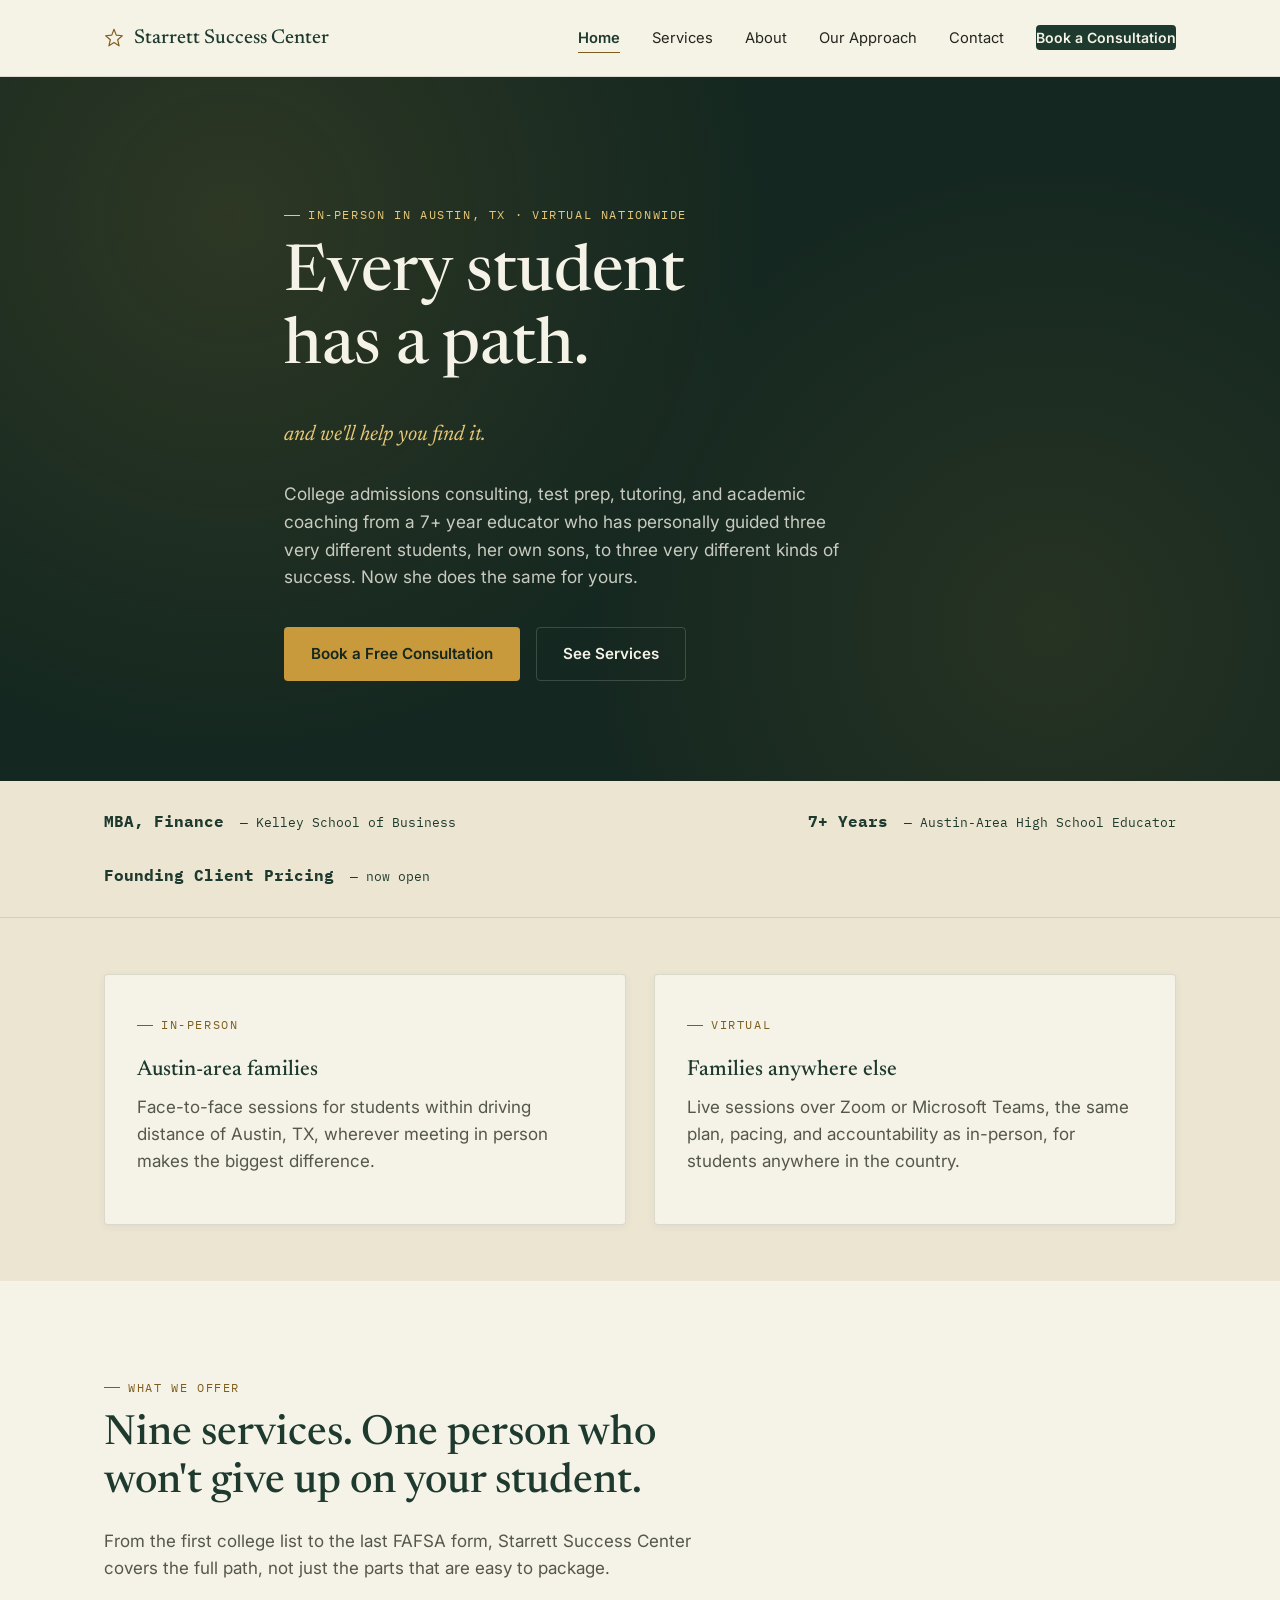
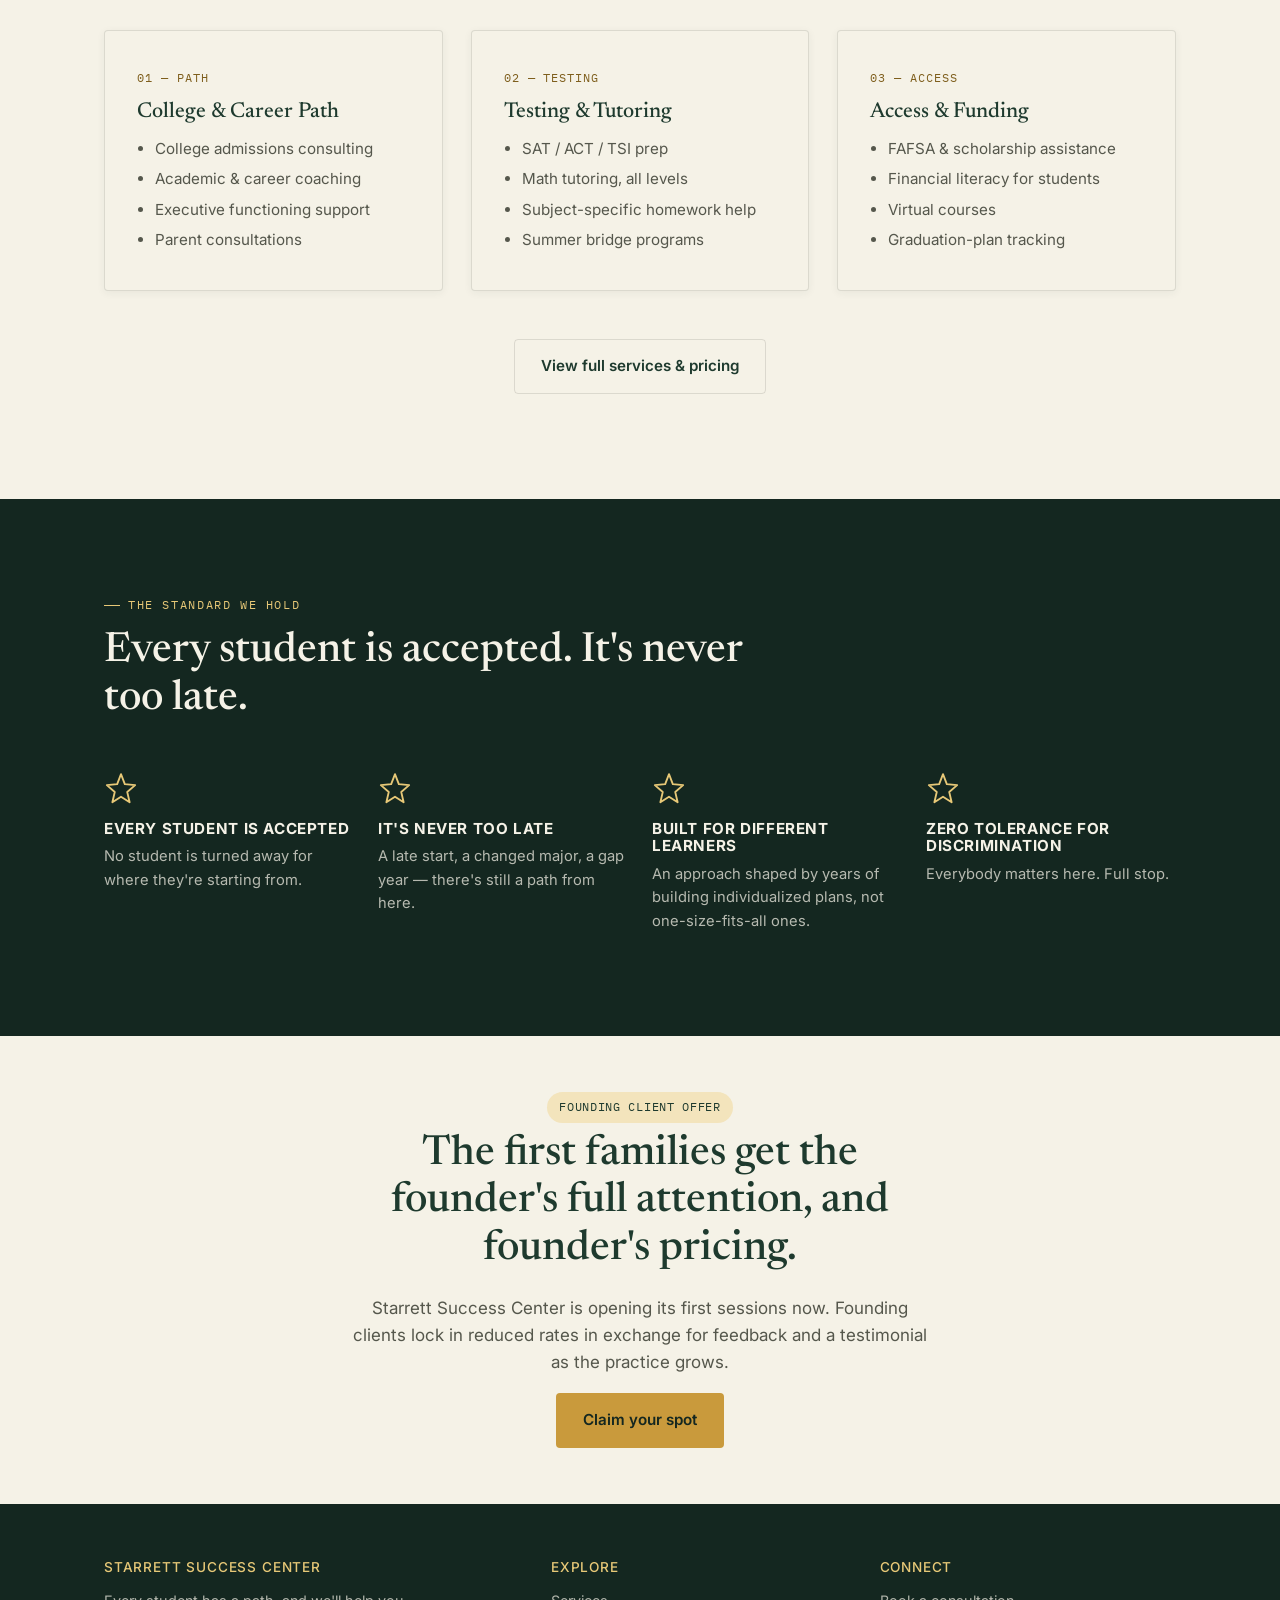
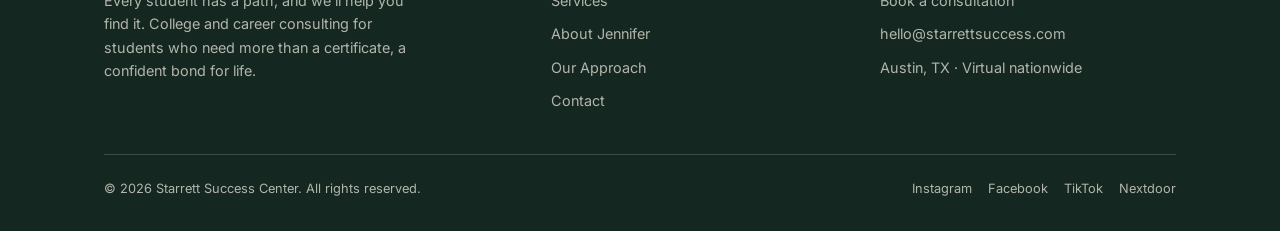
<file: index.html>
<!DOCTYPE html>
<html lang="en">
<head>
<meta charset="UTF-8" />
<meta name="viewport" content="width=device-width, initial-scale=1.0" />
<title>Starrett Success Center | College &amp; Career Consulting, Austin TX</title>
<meta name="description" content="Every student has a path, and we'll help you find it. College admissions consulting, SAT/ACT prep, tutoring, FAFSA help, and academic coaching led by Jennifer Starrett, MBA — Austin, TX and virtual nationwide." />
<link rel="preconnect" href="https://fonts.googleapis.com">
<link rel="preconnect" href="https://fonts.gstatic.com" crossorigin>
<link href="https://fonts.googleapis.com/css2?family=Newsreader:ital,opsz,wght@0,6..72,400..600;1,6..72,400..600&family=Inter:wght@400;500;600;700&family=IBM+Plex+Mono:wght@400;500&display=swap" rel="stylesheet">
<link rel="icon" type="image/svg+xml" href="data:image/svg+xml,%3Csvg xmlns='http://www.w3.org/2000/svg' viewBox='0 0 24 24'%3E%3Crect width='24' height='24' rx='5' fill='%231E3A2E'/%3E%3Cpath d='M12 2.5L14.4 8.8L21 9.4L15.9 13.8L17.5 20.2L12 16.6L6.5 20.2L8.1 13.8L3 9.4L9.6 8.8L12 2.5Z' fill='none' stroke='%23E7C877' stroke-width='1.6' stroke-linejoin='round'/%3E%3C/svg%3E" />
<link rel="stylesheet" href="css/styles.css" />
</head>
<body>

<!-- NAV -->
<nav class="nav">
  <div class="wrap">
    <a href="index.html" class="brand">
      <svg class="brand-star" viewBox="0 0 24 24" fill="none" xmlns="http://www.w3.org/2000/svg">
        <path d="M12 1.5L14.7 8.6L22 9.3L16.4 14.1L18.1 21.4L12 17.4L5.9 21.4L7.6 14.1L2 9.3L9.3 8.6L12 1.5Z" stroke="#C99A3C" stroke-width="1.4" stroke-linejoin="round"/>
      </svg>
      Starrett Success Center
    </a>
    <ul class="nav-links">
      <li><a href="index.html" class="active">Home</a></li>
      <li><a href="services.html">Services</a></li>
      <li><a href="about.html">About</a></li>
      <li><a href="approach.html">Our Approach</a></li>
      <li><a href="contact.html">Contact</a></li>
      <li><a href="contact.html#book" class="nav-cta">Book a Consultation</a></li>
    </ul>
    <button class="nav-toggle" aria-label="Toggle menu" aria-expanded="false">
      <span></span><span></span><span></span>
    </button>
  </div>
</nav>

<!-- HERO -->
<header class="hero">
  <div class="wrap hero-inner reveal">
    <span class="eyebrow">In-Person in Austin, TX &middot; Virtual Nationwide</span>
    <h1>Every student<br>has a path.</h1>
    <p class="lede">and we'll help you find it.</p>
    <p class="sub">College admissions consulting, test prep, tutoring, and academic coaching from a 7+ year educator who has personally guided three very different students, her own sons, to three very different kinds of success. Now she does the same for yours.</p>
    <div class="hero-actions">
      <a href="contact.html#book" class="btn btn-gold">Book a Free Consultation</a>
      <a href="services.html" class="btn btn-outline">See Services</a>
    </div>
  </div>
</header>

<!-- TRUST BAR -->
<div class="trust-bar">
  <div class="wrap trust-grid">
    <div class="trust-item"><strong>MBA, Finance</strong>&nbsp;— Kelley School of Business</div>
    <div class="trust-item"><strong>7+ Years</strong>&nbsp;— Austin-Area High School Educator</div>
    <div class="trust-item"><strong>Founding Client Pricing</strong>&nbsp;— now open</div>
  </div>
</div>

<!-- SESSION FORMAT -->
<section class="section-tight alt-bg">
  <div class="wrap">
    <div class="grid-2">
      <div class="card reveal">
        <span class="eyebrow">In-Person</span>
        <h3>Austin-area families</h3>
        <p>Face-to-face sessions for students within driving distance of Austin, TX, wherever meeting in person makes the biggest difference.</p>
      </div>
      <div class="card reveal">
        <span class="eyebrow">Virtual</span>
        <h3>Families anywhere else</h3>
        <p>Live sessions over Zoom or Microsoft Teams, the same plan, pacing, and accountability as in-person, for students anywhere in the country.</p>
      </div>
    </div>
  </div>
</section>

<!-- SERVICES PREVIEW -->
<section>
  <div class="wrap">
    <div class="max-60 reveal">
      <span class="eyebrow">What we offer</span>
      <h2>Nine services. One person who won't give up on your student.</h2>
      <p>From the first college list to the last FAFSA form, Starrett Success Center covers the full path, not just the parts that are easy to package.</p>
    </div>

    <div class="grid-3 mt-lg">
      <div class="card reveal">
        <span class="num">01 &mdash; PATH</span>
        <h3>College &amp; Career Path</h3>
        <ul>
          <li>College admissions consulting</li>
          <li>Academic &amp; career coaching</li>
          <li>Executive functioning support</li>
          <li>Parent consultations</li>
        </ul>
      </div>
      <div class="card reveal">
        <span class="num">02 &mdash; TESTING</span>
        <h3>Testing &amp; Tutoring</h3>
        <ul>
          <li>SAT / ACT / TSI prep</li>
          <li>Math tutoring, all levels</li>
          <li>Subject-specific homework help</li>
          <li>Summer bridge programs</li>
        </ul>
      </div>
      <div class="card reveal">
        <span class="num">03 &mdash; ACCESS</span>
        <h3>Access &amp; Funding</h3>
        <ul>
          <li>FAFSA &amp; scholarship assistance</li>
          <li>Financial literacy for students</li>
          <li>Virtual courses</li>
          <li>Graduation-plan tracking</li>
        </ul>
      </div>
    </div>
    <p class="center mt-lg"><a href="services.html" class="btn btn-outline-dark">View full services &amp; pricing</a></p>
  </div>
</section>

<!-- VALUES STRIP -->
<section class="on-deep">
  <div class="wrap">
    <div class="max-60 reveal">
      <span class="eyebrow">The standard we hold</span>
      <h2>Every student is accepted. It's never too late.</h2>
    </div>
    <div class="value-strip mt-lg">
      <div class="value-item reveal">
        <span class="waypoint">
          <svg viewBox="0 0 24 24" fill="none"><path d="M12 1.5L14.7 8.6L22 9.3L16.4 14.1L18.1 21.4L12 17.4L5.9 21.4L7.6 14.1L2 9.3L9.3 8.6L12 1.5Z" stroke="#C99A3C" stroke-width="1.3" stroke-linejoin="round"/></svg>
        </span>
        <h4>Every student is accepted</h4>
        <p>No student is turned away for where they're starting from.</p>
      </div>
      <div class="value-item reveal">
        <span class="waypoint">
          <svg viewBox="0 0 24 24" fill="none"><path d="M12 1.5L14.7 8.6L22 9.3L16.4 14.1L18.1 21.4L12 17.4L5.9 21.4L7.6 14.1L2 9.3L9.3 8.6L12 1.5Z" stroke="#C99A3C" stroke-width="1.3" stroke-linejoin="round"/></svg>
        </span>
        <h4>It's never too late</h4>
        <p>A late start, a changed major, a gap year — there's still a path from here.</p>
      </div>
      <div class="value-item reveal">
        <span class="waypoint">
          <svg viewBox="0 0 24 24" fill="none"><path d="M12 1.5L14.7 8.6L22 9.3L16.4 14.1L18.1 21.4L12 17.4L5.9 21.4L7.6 14.1L2 9.3L9.3 8.6L12 1.5Z" stroke="#C99A3C" stroke-width="1.3" stroke-linejoin="round"/></svg>
        </span>
        <h4>Built for different learners</h4>
        <p>An approach shaped by years of building individualized plans, not one-size-fits-all ones.</p>
      </div>
      <div class="value-item reveal">
        <span class="waypoint">
          <svg viewBox="0 0 24 24" fill="none"><path d="M12 1.5L14.7 8.6L22 9.3L16.4 14.1L18.1 21.4L12 17.4L5.9 21.4L7.6 14.1L2 9.3L9.3 8.6L12 1.5Z" stroke="#C99A3C" stroke-width="1.3" stroke-linejoin="round"/></svg>
        </span>
        <h4>Zero tolerance for discrimination</h4>
        <p>Everybody matters here. Full stop.</p>
      </div>
    </div>
  </div>
</section>

<!-- FOUNDING CLIENT CTA -->
<section class="section-tight">
  <div class="wrap center max-60 mx-auto reveal">
    <span class="pill">Founding Client Offer</span>
    <h2>The first families get the founder's full attention, and founder's pricing.</h2>
    <p>Starrett Success Center is opening its first sessions now. Founding clients lock in reduced rates in exchange for feedback and a testimonial as the practice grows.</p>
    <a href="contact.html#book" class="btn btn-gold">Claim your spot</a>
  </div>
</section>

<!-- FOOTER -->
<footer>
  <div class="wrap">
    <div class="footer-grid">
      <div>
        <h4>Starrett Success Center</h4>
        <p style="max-width:320px; color:rgba(245,242,231,0.7)">Every student has a path, and we'll help you find it. College and career consulting for students who need more than a certificate, a confident bond for life.</p>
      </div>
      <div>
        <h4>Explore</h4>
        <ul>
          <li><a href="services.html">Services</a></li>
          <li><a href="about.html">About Jennifer</a></li>
          <li><a href="approach.html">Our Approach</a></li>
          <li><a href="contact.html">Contact</a></li>
        </ul>
      </div>
      <div>
        <h4>Connect</h4>
        <ul>
          <li><a href="contact.html#book">Book a consultation</a></li>
          <li><a href="mailto:hello@starrettsuccess.com">hello@starrettsuccess.com</a></li>
          <li>Austin, TX &middot; Virtual nationwide</li>
        </ul>
      </div>
    </div>
    <div class="footer-bottom">
      <span>&copy; <span data-year></span> Starrett Success Center. All rights reserved.</span>
      <div class="social-row">
        <a href="#" aria-label="Instagram">Instagram</a>
        <a href="#" aria-label="Facebook">Facebook</a>
        <a href="#" aria-label="TikTok">TikTok</a>
        <a href="#" aria-label="Nextdoor">Nextdoor</a>
      </div>
    </div>
  </div>
</footer>

<script src="js/main.js"></script>
</body>
</html>
</file>
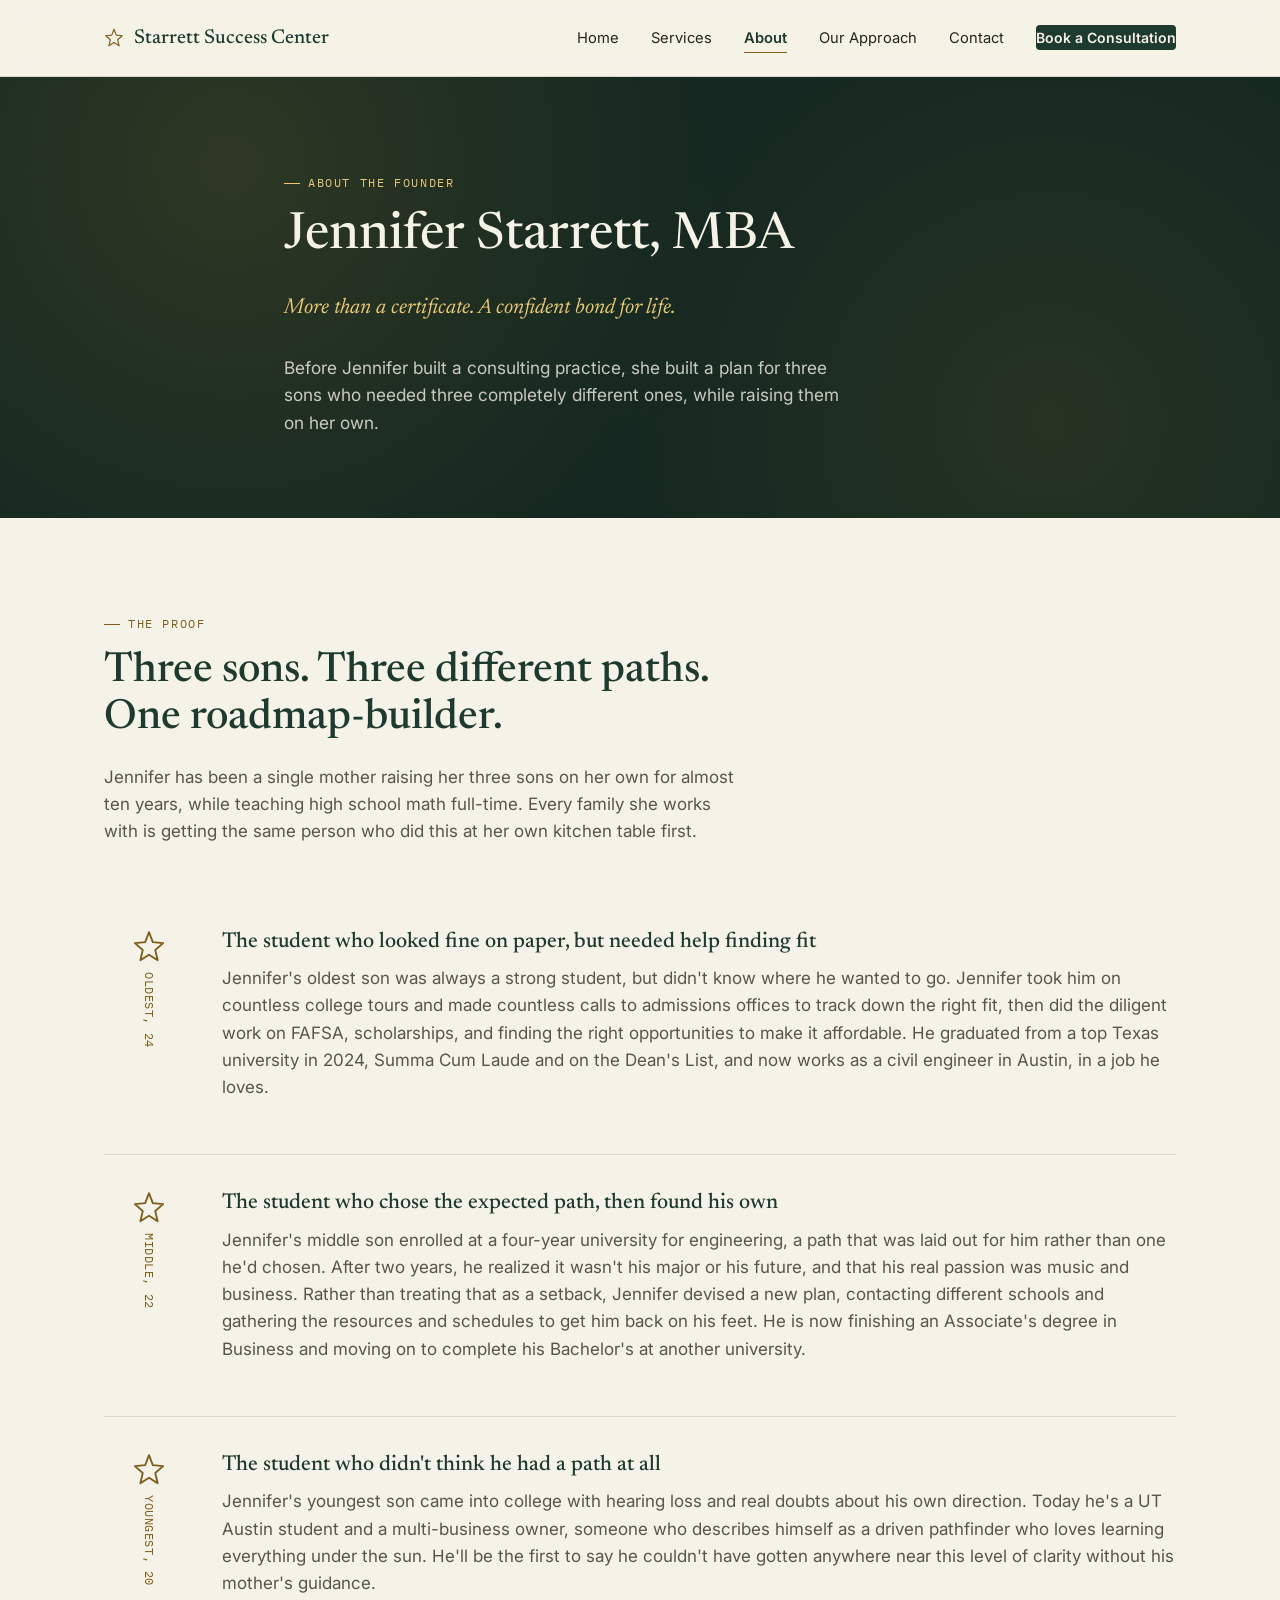
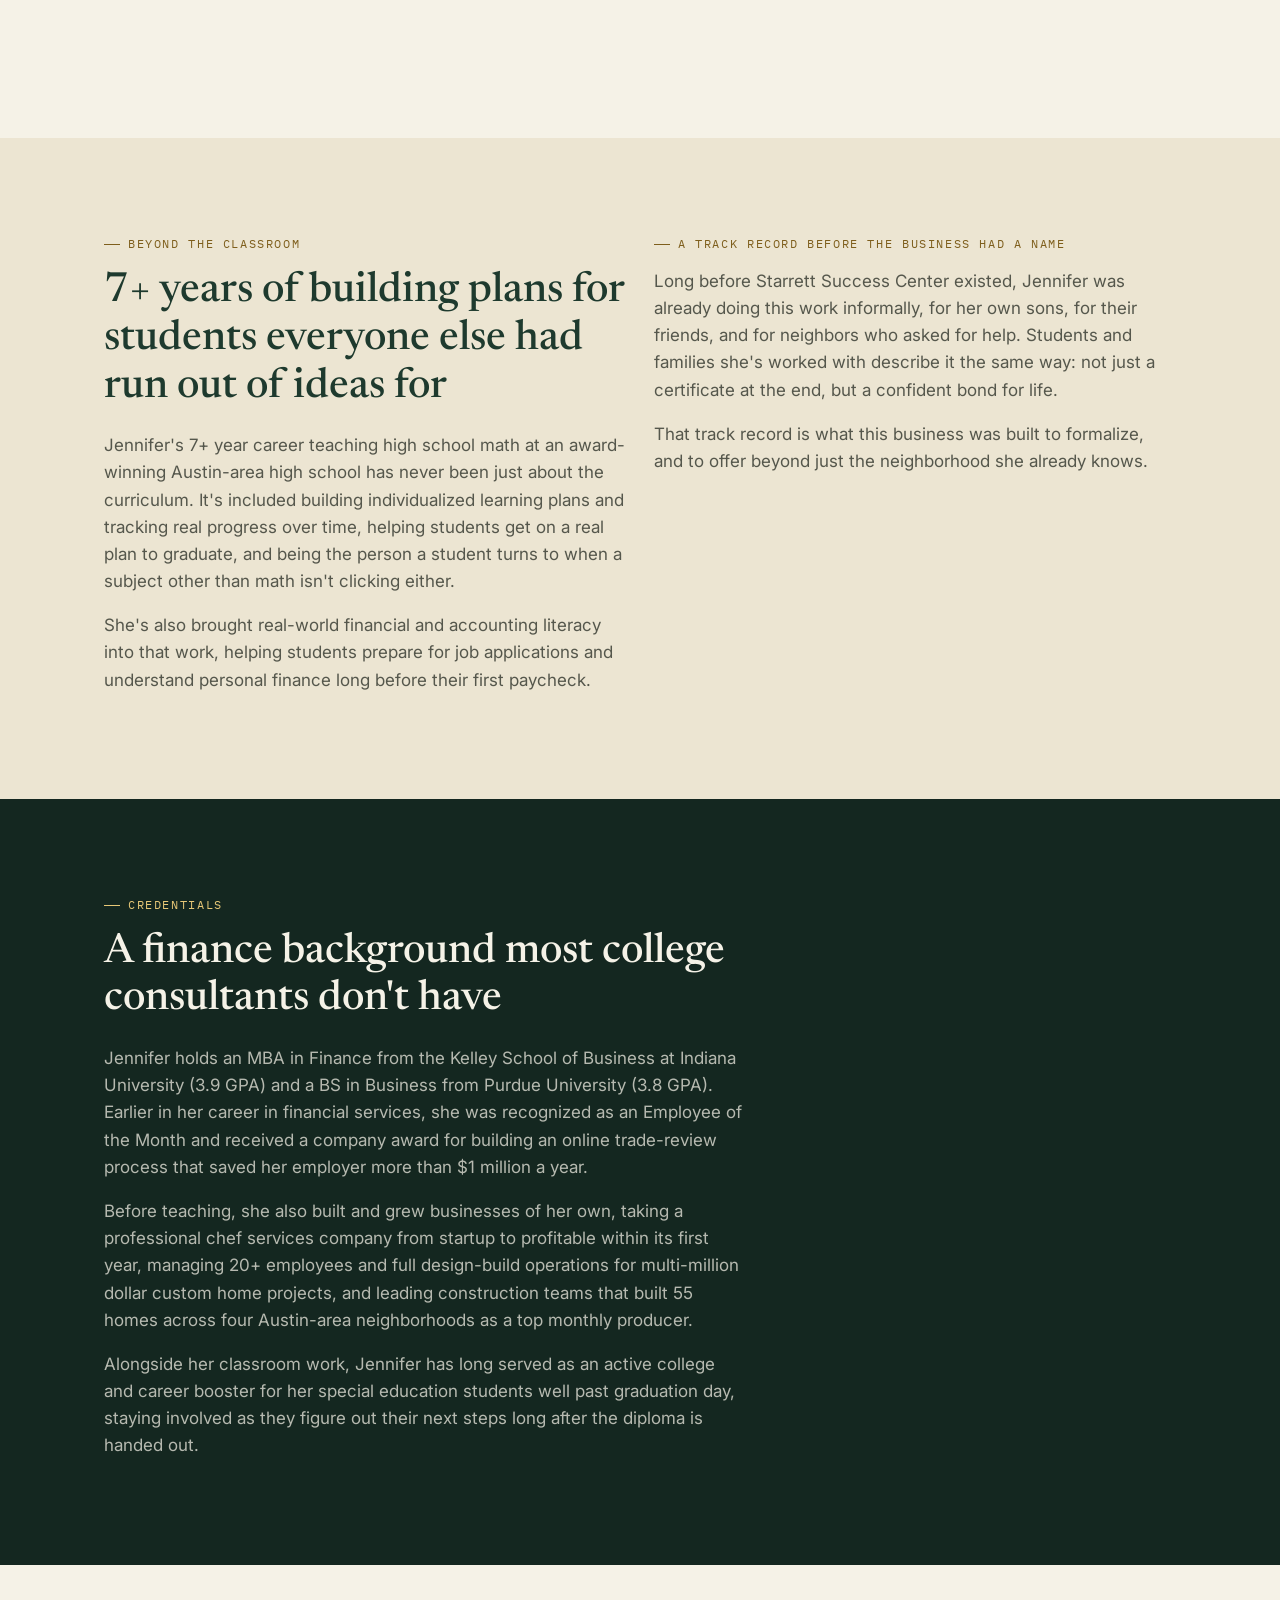
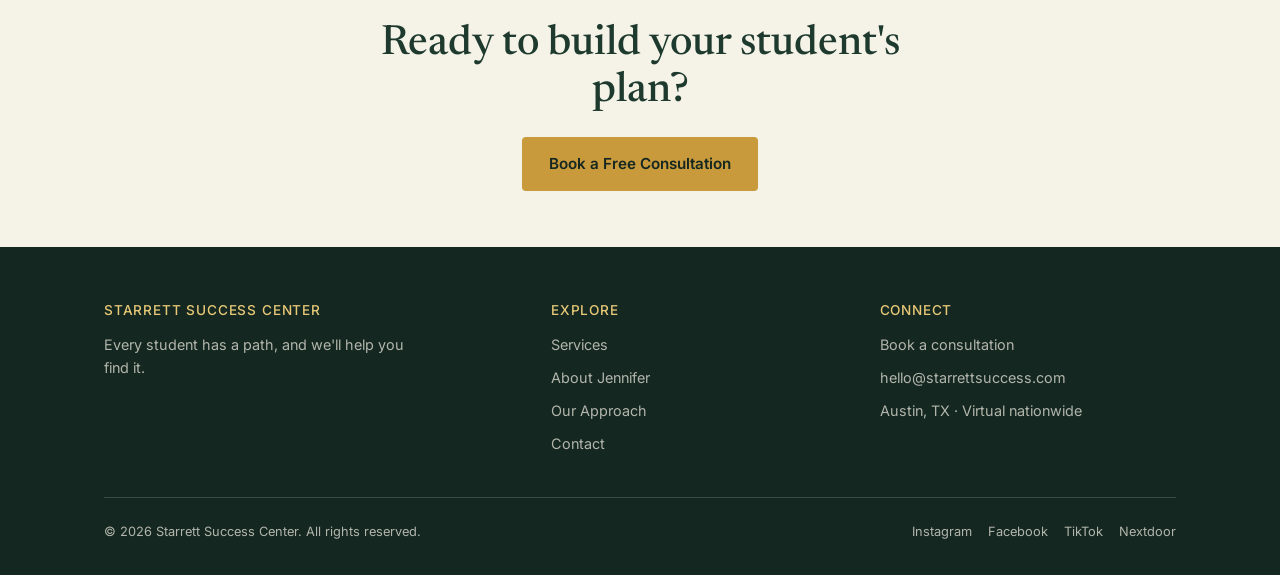
<file: about.html>
<!DOCTYPE html>
<html lang="en">
<head>
<meta charset="UTF-8" />
<meta name="viewport" content="width=device-width, initial-scale=1.0" />
<title>About Jennifer Starrett | Starrett Success Center</title>
<meta name="description" content="MBA in Finance, 7+ year high school educator, and mother of three sons who each found a completely different path. Meet Jennifer Starrett." />
<link rel="preconnect" href="https://fonts.googleapis.com">
<link rel="preconnect" href="https://fonts.gstatic.com" crossorigin>
<link href="https://fonts.googleapis.com/css2?family=Newsreader:ital,opsz,wght@0,6..72,400..600;1,6..72,400..600&family=Inter:wght@400;500;600;700&family=IBM+Plex+Mono:wght@400;500&display=swap" rel="stylesheet">
<link rel="icon" type="image/svg+xml" href="data:image/svg+xml,%3Csvg xmlns='http://www.w3.org/2000/svg' viewBox='0 0 24 24'%3E%3Crect width='24' height='24' rx='5' fill='%231E3A2E'/%3E%3Cpath d='M12 2.5L14.4 8.8L21 9.4L15.9 13.8L17.5 20.2L12 16.6L6.5 20.2L8.1 13.8L3 9.4L9.6 8.8L12 2.5Z' fill='none' stroke='%23E7C877' stroke-width='1.6' stroke-linejoin='round'/%3E%3C/svg%3E" />
<link rel="stylesheet" href="css/styles.css" />
</head>
<body>

<nav class="nav">
  <div class="wrap">
    <a href="index.html" class="brand">
      <svg class="brand-star" viewBox="0 0 24 24" fill="none"><path d="M12 1.5L14.7 8.6L22 9.3L16.4 14.1L18.1 21.4L12 17.4L5.9 21.4L7.6 14.1L2 9.3L9.3 8.6L12 1.5Z" stroke="#C99A3C" stroke-width="1.4" stroke-linejoin="round"/></svg>
      Starrett Success Center
    </a>
    <ul class="nav-links">
      <li><a href="index.html">Home</a></li>
      <li><a href="services.html">Services</a></li>
      <li><a href="about.html" class="active">About</a></li>
      <li><a href="approach.html">Our Approach</a></li>
      <li><a href="contact.html">Contact</a></li>
      <li><a href="contact.html#book" class="nav-cta">Book a Consultation</a></li>
    </ul>
    <button class="nav-toggle" aria-label="Toggle menu" aria-expanded="false"><span></span><span></span><span></span></button>
  </div>
</nav>

<header class="hero hero-sub">
  <div class="wrap hero-inner reveal">
    <span class="eyebrow">About the founder</span>
    <h1>Jennifer Starrett, MBA</h1>
    <p class="lede">More than a certificate. A confident bond for life.</p>
    <p class="sub">Before Jennifer built a consulting practice, she built a plan for three sons who needed three completely different ones, while raising them on her own.</p>
  </div>
</header>

<!-- THE STORY -->
<section>
  <div class="wrap">
    <div class="max-60 reveal">
      <span class="eyebrow">The proof</span>
      <h2>Three sons. Three different paths. One roadmap-builder.</h2>
      <p>Jennifer has been a single mother raising her three sons on her own for almost ten years, while teaching high school math full-time. Every family she works with is getting the same person who did this at her own kitchen table first.</p>
    </div>

    <div class="mt-lg">
      <div class="story-block reveal">
        <div class="story-marker">
          <span class="waypoint"><svg viewBox="0 0 24 24" fill="none"><path d="M12 1.5L14.7 8.6L22 9.3L16.4 14.1L18.1 21.4L12 17.4L5.9 21.4L7.6 14.1L2 9.3L9.3 8.6L12 1.5Z" stroke="#C99A3C" stroke-width="1.3" stroke-linejoin="round"/></svg></span>
          <span class="story-name">Oldest, 24</span>
        </div>
        <div>
          <h3>The student who looked fine on paper, but needed help finding fit</h3>
          <p>Jennifer's oldest son was always a strong student, but didn't know where he wanted to go. Jennifer took him on countless college tours and made countless calls to admissions offices to track down the right fit, then did the diligent work on FAFSA, scholarships, and finding the right opportunities to make it affordable. He graduated from a top Texas university in 2024, Summa Cum Laude and on the Dean's List, and now works as a civil engineer in Austin, in a job he loves.</p>
        </div>
      </div>

      <div class="story-block reveal">
        <div class="story-marker">
          <span class="waypoint"><svg viewBox="0 0 24 24" fill="none"><path d="M12 1.5L14.7 8.6L22 9.3L16.4 14.1L18.1 21.4L12 17.4L5.9 21.4L7.6 14.1L2 9.3L9.3 8.6L12 1.5Z" stroke="#C99A3C" stroke-width="1.3" stroke-linejoin="round"/></svg></span>
          <span class="story-name">Middle, 22</span>
        </div>
        <div>
          <h3>The student who chose the expected path, then found his own</h3>
          <p>Jennifer's middle son enrolled at a four-year university for engineering, a path that was laid out for him rather than one he'd chosen. After two years, he realized it wasn't his major or his future, and that his real passion was music and business. Rather than treating that as a setback, Jennifer devised a new plan, contacting different schools and gathering the resources and schedules to get him back on his feet. He is now finishing an Associate's degree in Business and moving on to complete his Bachelor's at another university.</p>
        </div>
      </div>

      <div class="story-block reveal">
        <div class="story-marker">
          <span class="waypoint"><svg viewBox="0 0 24 24" fill="none"><path d="M12 1.5L14.7 8.6L22 9.3L16.4 14.1L18.1 21.4L12 17.4L5.9 21.4L7.6 14.1L2 9.3L9.3 8.6L12 1.5Z" stroke="#C99A3C" stroke-width="1.3" stroke-linejoin="round"/></svg></span>
          <span class="story-name">Youngest, 20</span>
        </div>
        <div>
          <h3>The student who didn't think he had a path at all</h3>
          <p>Jennifer's youngest son came into college with hearing loss and real doubts about his own direction. Today he's a UT Austin student and a multi-business owner, someone who describes himself as a driven pathfinder who loves learning everything under the sun. He'll be the first to say he couldn't have gotten anywhere near this level of clarity without his mother's guidance.</p>
        </div>
      </div>
    </div>
  </div>
</section>

<!-- BEYOND THE CLASSROOM -->
<section class="alt-bg">
  <div class="wrap">
    <div class="grid-2">
      <div class="reveal">
        <span class="eyebrow">Beyond the classroom</span>
        <h2>7+ years of building plans for students everyone else had run out of ideas for</h2>
        <p>Jennifer's 7+ year career teaching high school math at an award-winning Austin-area high school has never been just about the curriculum. It's included building individualized learning plans and tracking real progress over time, helping students get on a real plan to graduate, and being the person a student turns to when a subject other than math isn't clicking either.</p>
        <p>She's also brought real-world financial and accounting literacy into that work, helping students prepare for job applications and understand personal finance long before their first paycheck.</p>
      </div>
      <div class="reveal">
        <span class="eyebrow">A track record before the business had a name</span>
        <p>Long before Starrett Success Center existed, Jennifer was already doing this work informally, for her own sons, for their friends, and for neighbors who asked for help. Students and families she's worked with describe it the same way: not just a certificate at the end, but a confident bond for life.</p>
        <p>That track record is what this business was built to formalize, and to offer beyond just the neighborhood she already knows.</p>
      </div>
    </div>
  </div>
</section>

<!-- CREDENTIALS -->
<section class="on-deep">
  <div class="wrap">
    <div class="max-60 reveal">
      <span class="eyebrow">Credentials</span>
      <h2>A finance background most college consultants don't have</h2>
      <p>Jennifer holds an MBA in Finance from the Kelley School of Business at Indiana University (3.9 GPA) and a BS in Business from Purdue University (3.8 GPA). Earlier in her career in financial services, she was recognized as an Employee of the Month and received a company award for building an online trade-review process that saved her employer more than $1 million a year.</p>
      <p>Before teaching, she also built and grew businesses of her own, taking a professional chef services company from startup to profitable within its first year, managing 20+ employees and full design-build operations for multi-million dollar custom home projects, and leading construction teams that built 55 homes across four Austin-area neighborhoods as a top monthly producer.</p>
      <p>Alongside her classroom work, Jennifer has long served as an active college and career booster for her special education students well past graduation day, staying involved as they figure out their next steps long after the diploma is handed out.</p>
    </div>
  </div>
</section>

<section class="section-tight center">
  <div class="wrap max-60 mx-auto reveal">
    <h2>Ready to build your student's plan?</h2>
    <a href="contact.html#book" class="btn btn-gold">Book a Free Consultation</a>
  </div>
</section>

<footer>
  <div class="wrap">
    <div class="footer-grid">
      <div>
        <h4>Starrett Success Center</h4>
        <p style="max-width:320px; color:rgba(245,242,231,0.7)">Every student has a path, and we'll help you find it.</p>
      </div>
      <div>
        <h4>Explore</h4>
        <ul>
          <li><a href="services.html">Services</a></li>
          <li><a href="about.html">About Jennifer</a></li>
          <li><a href="approach.html">Our Approach</a></li>
          <li><a href="contact.html">Contact</a></li>
        </ul>
      </div>
      <div>
        <h4>Connect</h4>
        <ul>
          <li><a href="contact.html#book">Book a consultation</a></li>
          <li><a href="mailto:hello@starrettsuccess.com">hello@starrettsuccess.com</a></li>
          <li>Austin, TX &middot; Virtual nationwide</li>
        </ul>
      </div>
    </div>
    <div class="footer-bottom">
      <span>&copy; <span data-year></span> Starrett Success Center. All rights reserved.</span>
      <div class="social-row">
        <a href="#">Instagram</a><a href="#">Facebook</a><a href="#">TikTok</a><a href="#">Nextdoor</a>
      </div>
    </div>
  </div>
</footer>

<script src="js/main.js"></script>
</body>
</html>
</file>
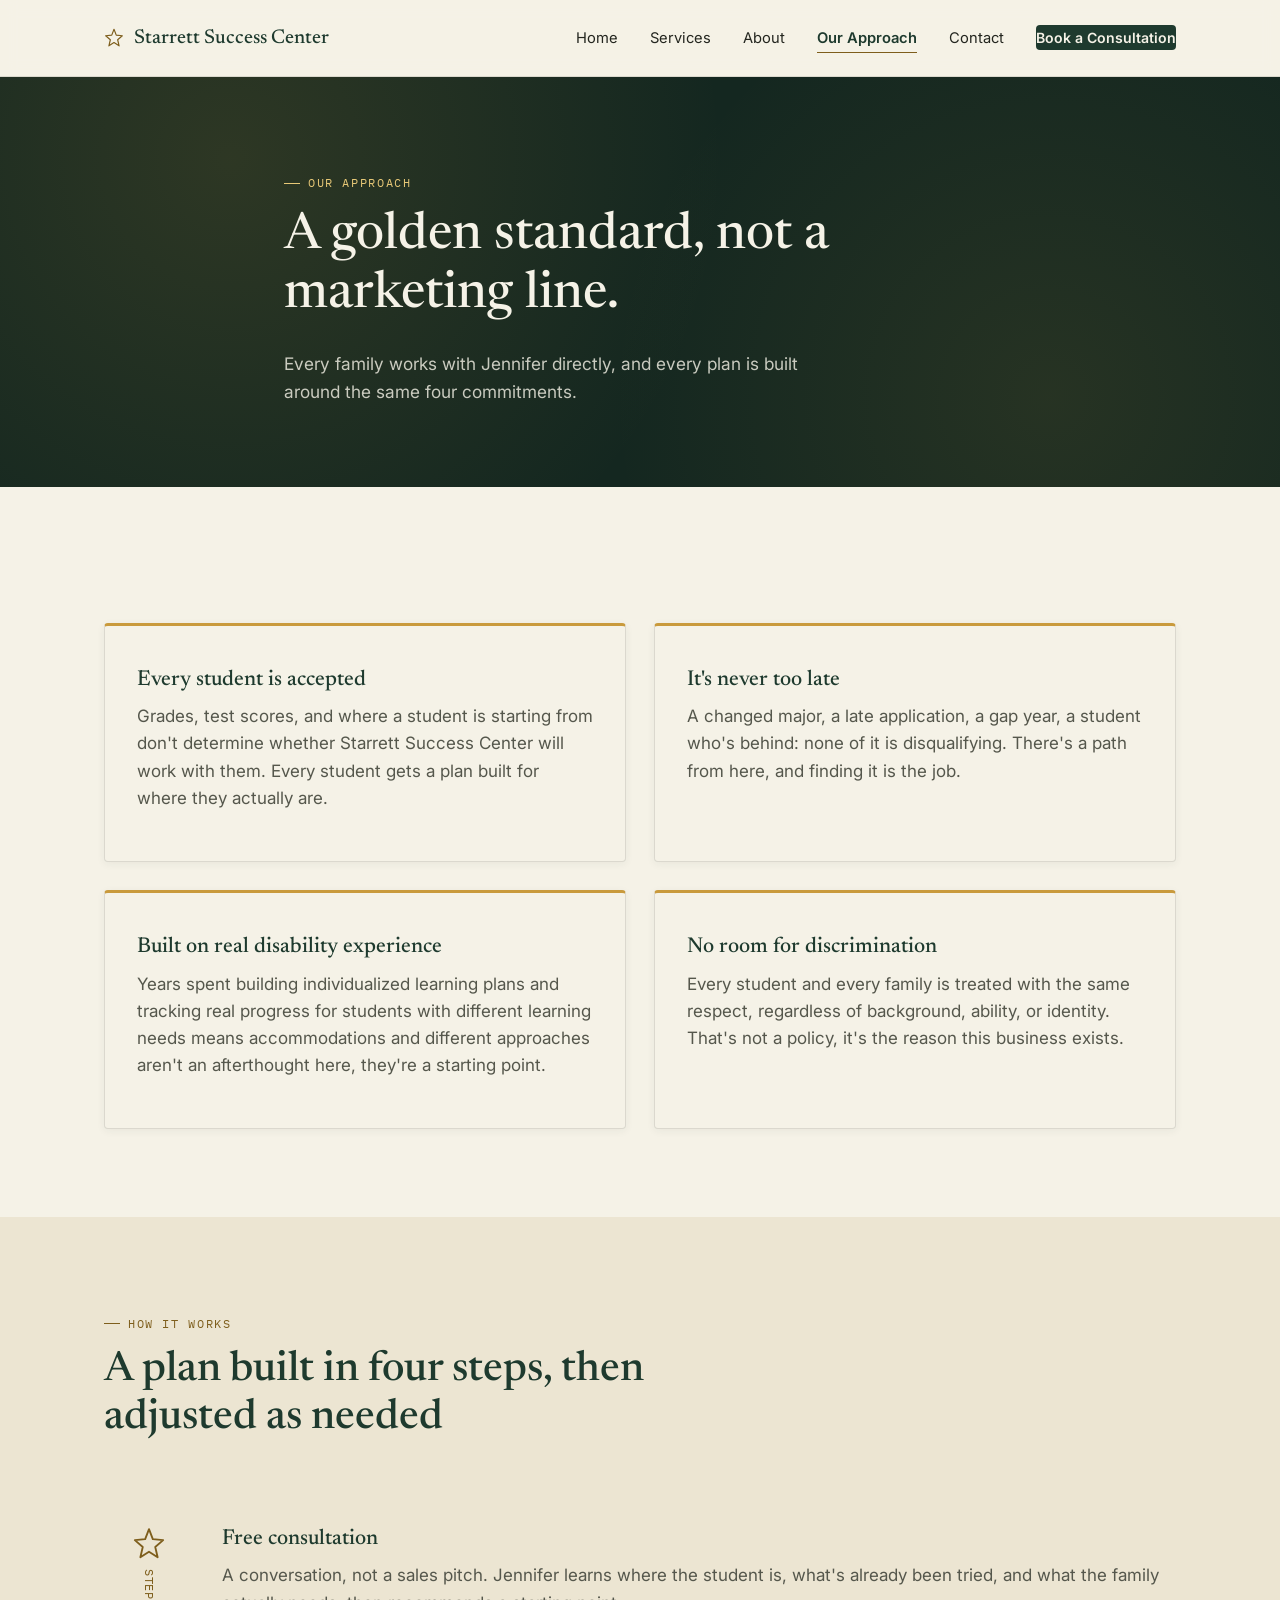
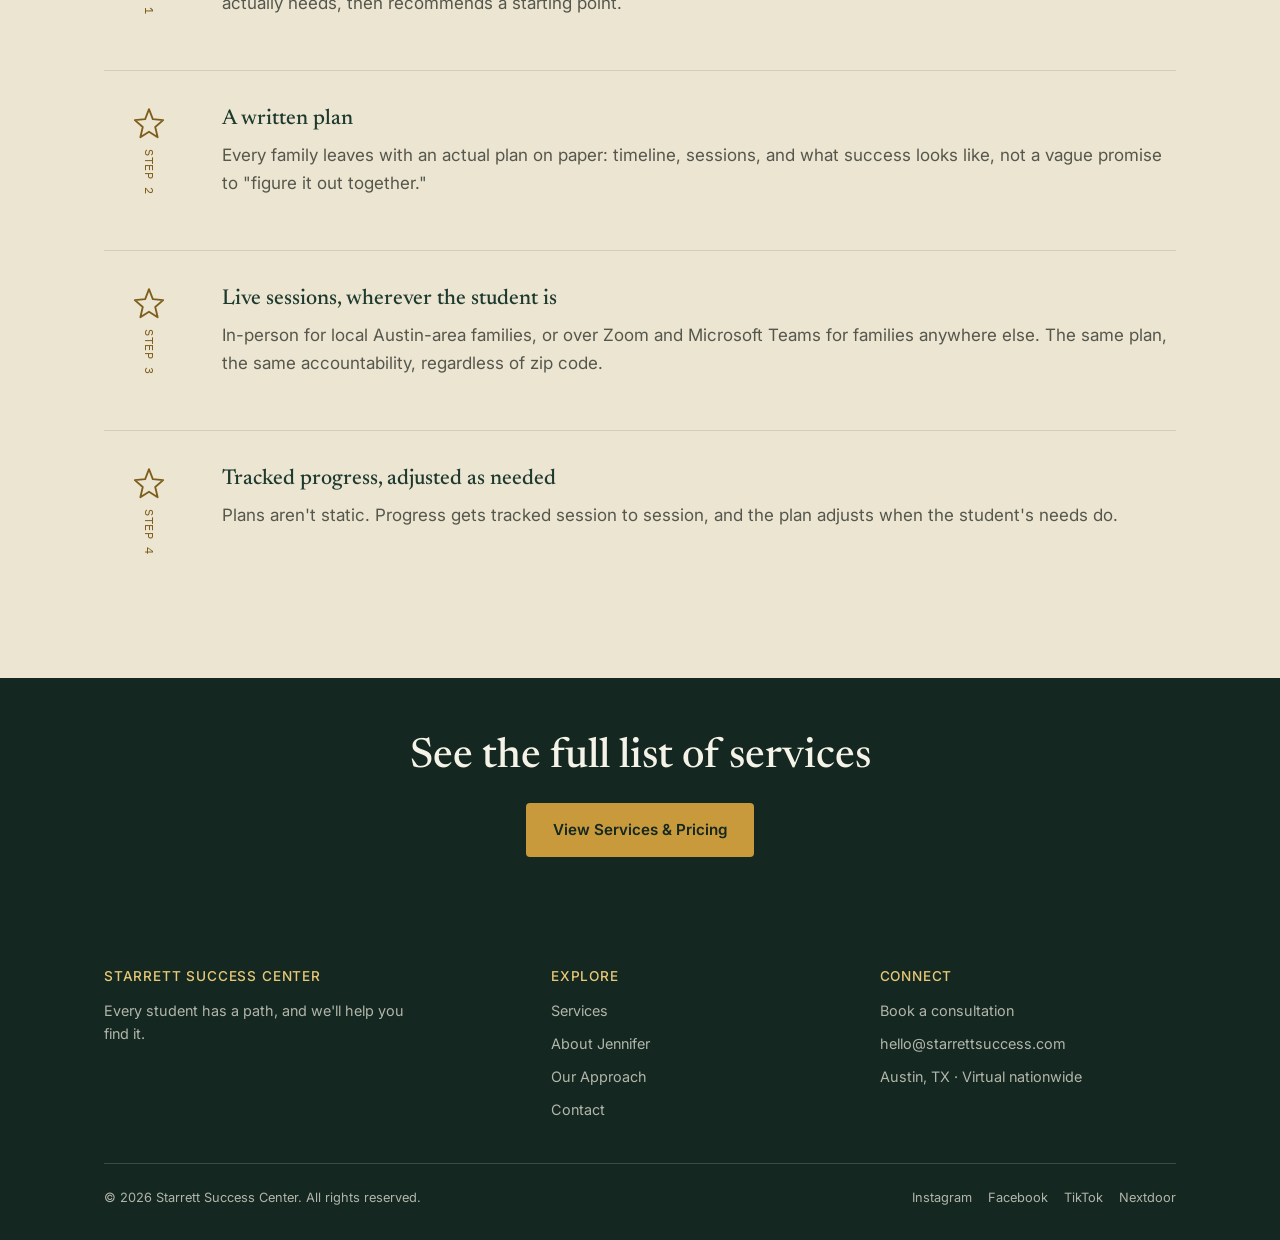
<file: approach.html>
<!DOCTYPE html>
<html lang="en">
<head>
<meta charset="UTF-8" />
<meta name="viewport" content="width=device-width, initial-scale=1.0" />
<title>Our Approach | Starrett Success Center</title>
<meta name="description" content="The values and methodology behind Starrett Success Center: every student is accepted, it's never too late, and discrimination holds no space here." />
<link rel="preconnect" href="https://fonts.googleapis.com">
<link rel="preconnect" href="https://fonts.gstatic.com" crossorigin>
<link href="https://fonts.googleapis.com/css2?family=Newsreader:ital,opsz,wght@0,6..72,400..600;1,6..72,400..600&family=Inter:wght@400;500;600;700&family=IBM+Plex+Mono:wght@400;500&display=swap" rel="stylesheet">
<link rel="icon" type="image/svg+xml" href="data:image/svg+xml,%3Csvg xmlns='http://www.w3.org/2000/svg' viewBox='0 0 24 24'%3E%3Crect width='24' height='24' rx='5' fill='%231E3A2E'/%3E%3Cpath d='M12 2.5L14.4 8.8L21 9.4L15.9 13.8L17.5 20.2L12 16.6L6.5 20.2L8.1 13.8L3 9.4L9.6 8.8L12 2.5Z' fill='none' stroke='%23E7C877' stroke-width='1.6' stroke-linejoin='round'/%3E%3C/svg%3E" />
<link rel="stylesheet" href="css/styles.css" />
</head>
<body>

<nav class="nav">
  <div class="wrap">
    <a href="index.html" class="brand">
      <svg class="brand-star" viewBox="0 0 24 24" fill="none"><path d="M12 1.5L14.7 8.6L22 9.3L16.4 14.1L18.1 21.4L12 17.4L5.9 21.4L7.6 14.1L2 9.3L9.3 8.6L12 1.5Z" stroke="#C99A3C" stroke-width="1.4" stroke-linejoin="round"/></svg>
      Starrett Success Center
    </a>
    <ul class="nav-links">
      <li><a href="index.html">Home</a></li>
      <li><a href="services.html">Services</a></li>
      <li><a href="about.html">About</a></li>
      <li><a href="approach.html" class="active">Our Approach</a></li>
      <li><a href="contact.html">Contact</a></li>
      <li><a href="contact.html#book" class="nav-cta">Book a Consultation</a></li>
    </ul>
    <button class="nav-toggle" aria-label="Toggle menu" aria-expanded="false"><span></span><span></span><span></span></button>
  </div>
</nav>

<header class="hero hero-sub">
  <div class="wrap hero-inner reveal">
    <span class="eyebrow">Our approach</span>
    <h1>A golden standard, not a marketing line.</h1>
    <p class="sub">Every family works with Jennifer directly, and every plan is built around the same four commitments.</p>
  </div>
</header>

<!-- VALUES -->
<section>
  <div class="wrap">
    <div class="grid-2 mt-lg">
      <div class="card tier-card reveal">
        <h3>Every student is accepted</h3>
        <p>Grades, test scores, and where a student is starting from don't determine whether Starrett Success Center will work with them. Every student gets a plan built for where they actually are.</p>
      </div>
      <div class="card tier-card reveal">
        <h3>It's never too late</h3>
        <p>A changed major, a late application, a gap year, a student who's behind: none of it is disqualifying. There's a path from here, and finding it is the job.</p>
      </div>
      <div class="card tier-card reveal">
        <h3>Built on real disability experience</h3>
        <p>Years spent building individualized learning plans and tracking real progress for students with different learning needs means accommodations and different approaches aren't an afterthought here, they're a starting point.</p>
      </div>
      <div class="card tier-card reveal">
        <h3>No room for discrimination</h3>
        <p>Every student and every family is treated with the same respect, regardless of background, ability, or identity. That's not a policy, it's the reason this business exists.</p>
      </div>
    </div>
  </div>
</section>

<!-- METHODOLOGY -->
<section class="alt-bg">
  <div class="wrap">
    <div class="max-60 reveal">
      <span class="eyebrow">How it works</span>
      <h2>A plan built in four steps, then adjusted as needed</h2>
    </div>
    <div class="mt-lg">
      <div class="story-block reveal">
        <div class="story-marker">
          <span class="waypoint"><svg viewBox="0 0 24 24" fill="none"><path d="M12 1.5L14.7 8.6L22 9.3L16.4 14.1L18.1 21.4L12 17.4L5.9 21.4L7.6 14.1L2 9.3L9.3 8.6L12 1.5Z" stroke="#C99A3C" stroke-width="1.3" stroke-linejoin="round"/></svg></span>
          <span class="story-name">Step 1</span>
        </div>
        <div>
          <h3>Free consultation</h3>
          <p>A conversation, not a sales pitch. Jennifer learns where the student is, what's already been tried, and what the family actually needs, then recommends a starting point.</p>
        </div>
      </div>
      <div class="story-block reveal">
        <div class="story-marker">
          <span class="waypoint"><svg viewBox="0 0 24 24" fill="none"><path d="M12 1.5L14.7 8.6L22 9.3L16.4 14.1L18.1 21.4L12 17.4L5.9 21.4L7.6 14.1L2 9.3L9.3 8.6L12 1.5Z" stroke="#C99A3C" stroke-width="1.3" stroke-linejoin="round"/></svg></span>
          <span class="story-name">Step 2</span>
        </div>
        <div>
          <h3>A written plan</h3>
          <p>Every family leaves with an actual plan on paper: timeline, sessions, and what success looks like, not a vague promise to "figure it out together."</p>
        </div>
      </div>
      <div class="story-block reveal">
        <div class="story-marker">
          <span class="waypoint"><svg viewBox="0 0 24 24" fill="none"><path d="M12 1.5L14.7 8.6L22 9.3L16.4 14.1L18.1 21.4L12 17.4L5.9 21.4L7.6 14.1L2 9.3L9.3 8.6L12 1.5Z" stroke="#C99A3C" stroke-width="1.3" stroke-linejoin="round"/></svg></span>
          <span class="story-name">Step 3</span>
        </div>
        <div>
          <h3>Live sessions, wherever the student is</h3>
          <p>In-person for local Austin-area families, or over Zoom and Microsoft Teams for families anywhere else. The same plan, the same accountability, regardless of zip code.</p>
        </div>
      </div>
      <div class="story-block reveal">
        <div class="story-marker">
          <span class="waypoint"><svg viewBox="0 0 24 24" fill="none"><path d="M12 1.5L14.7 8.6L22 9.3L16.4 14.1L18.1 21.4L12 17.4L5.9 21.4L7.6 14.1L2 9.3L9.3 8.6L12 1.5Z" stroke="#C99A3C" stroke-width="1.3" stroke-linejoin="round"/></svg></span>
          <span class="story-name">Step 4</span>
        </div>
        <div>
          <h3>Tracked progress, adjusted as needed</h3>
          <p>Plans aren't static. Progress gets tracked session to session, and the plan adjusts when the student's needs do.</p>
        </div>
      </div>
    </div>
  </div>
</section>

<section class="on-deep section-tight center">
  <div class="wrap max-60 mx-auto reveal">
    <h2>See the full list of services</h2>
    <a href="services.html" class="btn btn-gold">View Services &amp; Pricing</a>
  </div>
</section>

<footer>
  <div class="wrap">
    <div class="footer-grid">
      <div>
        <h4>Starrett Success Center</h4>
        <p style="max-width:320px; color:rgba(245,242,231,0.7)">Every student has a path, and we'll help you find it.</p>
      </div>
      <div>
        <h4>Explore</h4>
        <ul>
          <li><a href="services.html">Services</a></li>
          <li><a href="about.html">About Jennifer</a></li>
          <li><a href="approach.html">Our Approach</a></li>
          <li><a href="contact.html">Contact</a></li>
        </ul>
      </div>
      <div>
        <h4>Connect</h4>
        <ul>
          <li><a href="contact.html#book">Book a consultation</a></li>
          <li><a href="mailto:hello@starrettsuccess.com">hello@starrettsuccess.com</a></li>
          <li>Austin, TX &middot; Virtual nationwide</li>
        </ul>
      </div>
    </div>
    <div class="footer-bottom">
      <span>&copy; <span data-year></span> Starrett Success Center. All rights reserved.</span>
      <div class="social-row">
        <a href="#">Instagram</a><a href="#">Facebook</a><a href="#">TikTok</a><a href="#">Nextdoor</a>
      </div>
    </div>
  </div>
</footer>

<script src="js/main.js"></script>
</body>
</html>
</file>
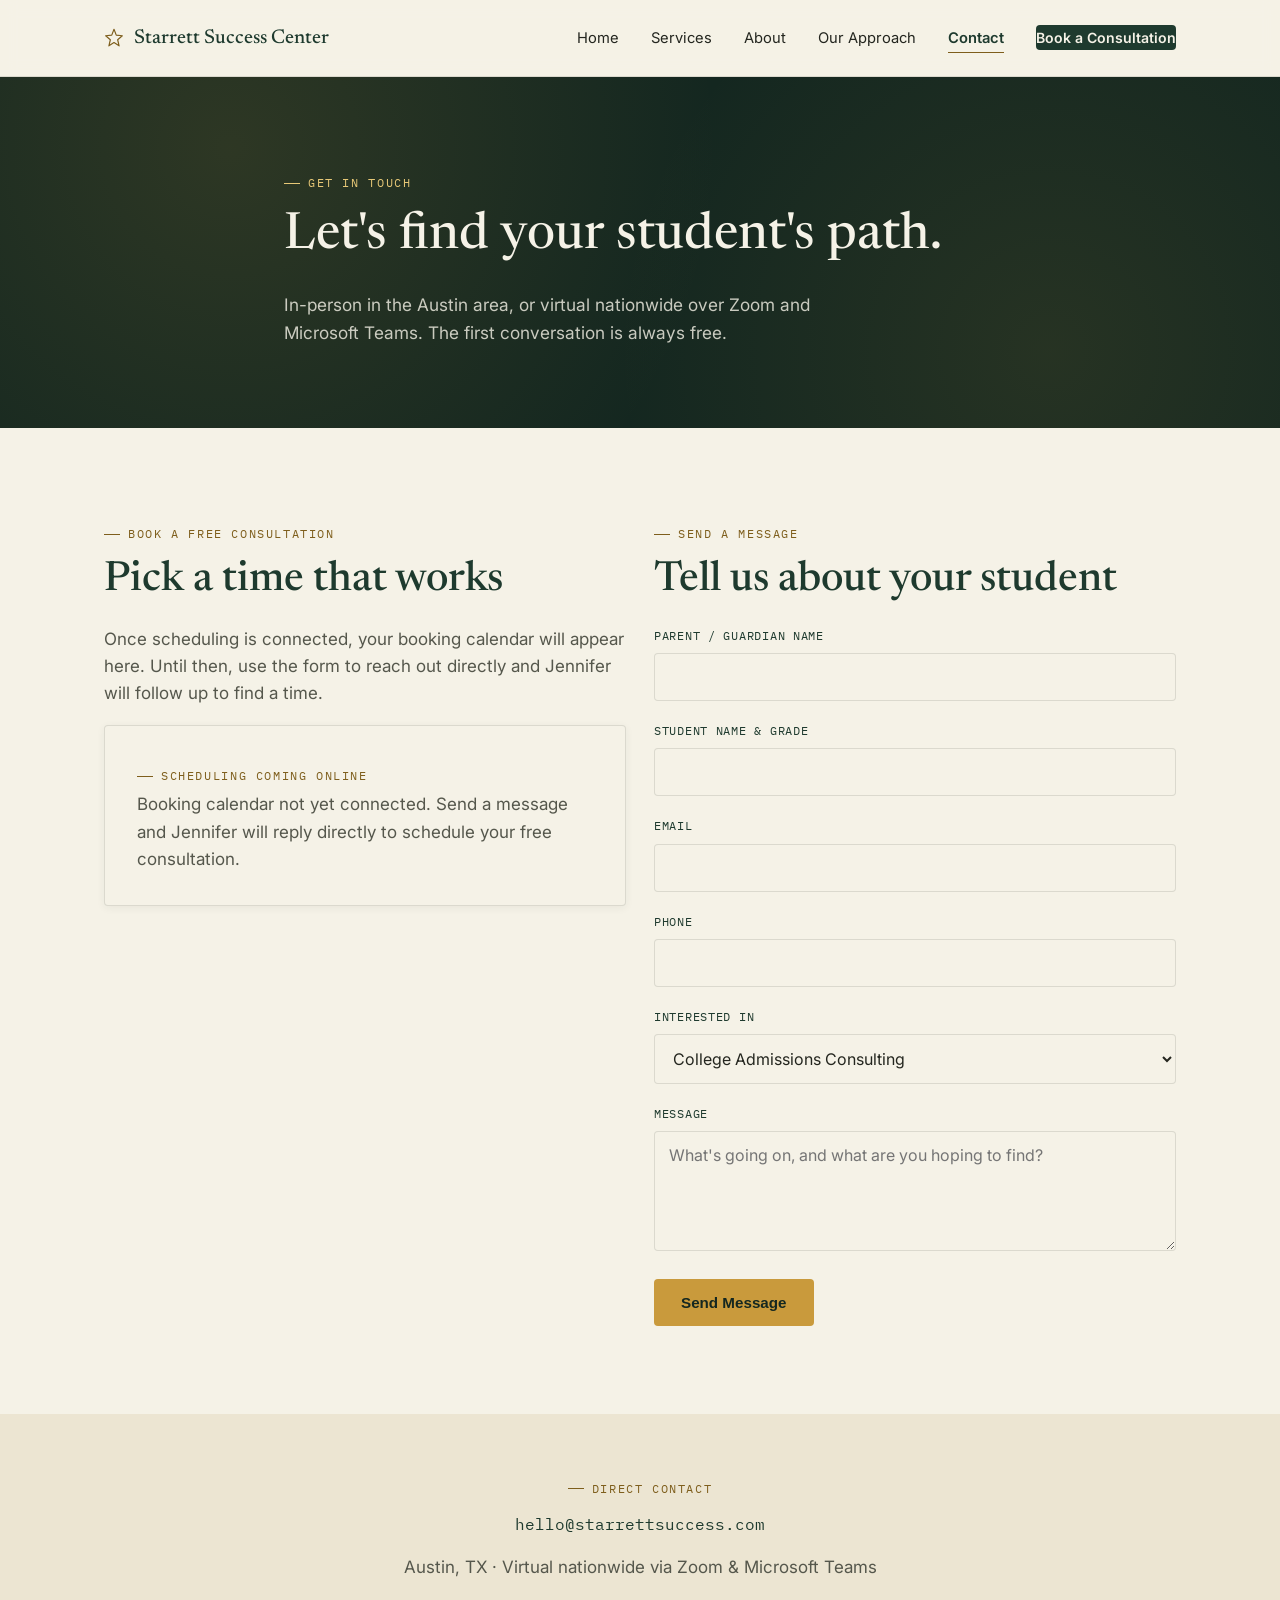
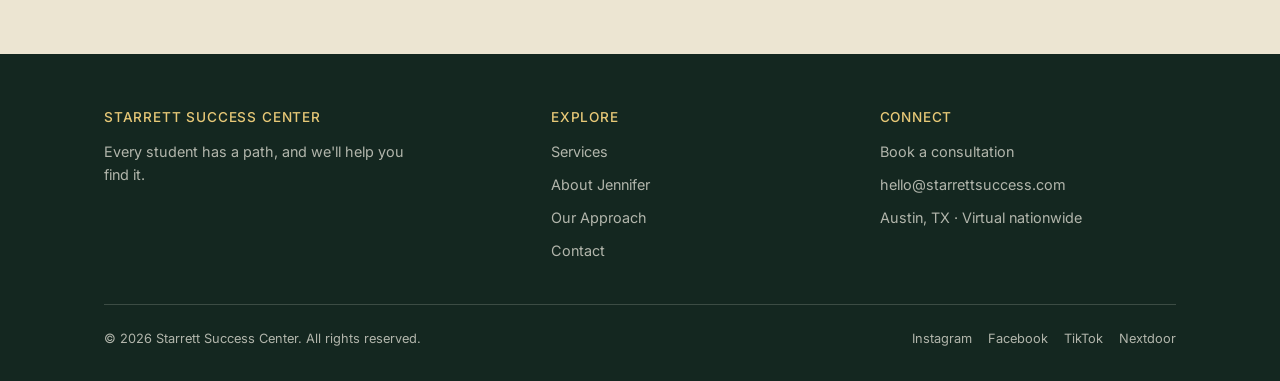
<file: contact.html>
<!DOCTYPE html>
<html lang="en">
<head>
<meta charset="UTF-8" />
<meta name="viewport" content="width=device-width, initial-scale=1.0" />
<title>Contact &amp; Book a Consultation | Starrett Success Center</title>
<meta name="description" content="Book a free consultation with Jennifer Starrett. In-person in the Austin area, or virtual nationwide via Zoom and Microsoft Teams." />
<link rel="preconnect" href="https://fonts.googleapis.com">
<link rel="preconnect" href="https://fonts.gstatic.com" crossorigin>
<link href="https://fonts.googleapis.com/css2?family=Newsreader:ital,opsz,wght@0,6..72,400..600;1,6..72,400..600&family=Inter:wght@400;500;600;700&family=IBM+Plex+Mono:wght@400;500&display=swap" rel="stylesheet">
<link rel="icon" type="image/svg+xml" href="data:image/svg+xml,%3Csvg xmlns='http://www.w3.org/2000/svg' viewBox='0 0 24 24'%3E%3Crect width='24' height='24' rx='5' fill='%231E3A2E'/%3E%3Cpath d='M12 2.5L14.4 8.8L21 9.4L15.9 13.8L17.5 20.2L12 16.6L6.5 20.2L8.1 13.8L3 9.4L9.6 8.8L12 2.5Z' fill='none' stroke='%23E7C877' stroke-width='1.6' stroke-linejoin='round'/%3E%3C/svg%3E" />
<link rel="stylesheet" href="css/styles.css" />
</head>
<body>

<nav class="nav">
  <div class="wrap">
    <a href="index.html" class="brand">
      <svg class="brand-star" viewBox="0 0 24 24" fill="none"><path d="M12 1.5L14.7 8.6L22 9.3L16.4 14.1L18.1 21.4L12 17.4L5.9 21.4L7.6 14.1L2 9.3L9.3 8.6L12 1.5Z" stroke="#C99A3C" stroke-width="1.4" stroke-linejoin="round"/></svg>
      Starrett Success Center
    </a>
    <ul class="nav-links">
      <li><a href="index.html">Home</a></li>
      <li><a href="services.html">Services</a></li>
      <li><a href="about.html">About</a></li>
      <li><a href="approach.html">Our Approach</a></li>
      <li><a href="contact.html" class="active">Contact</a></li>
      <li><a href="contact.html#book" class="nav-cta">Book a Consultation</a></li>
    </ul>
    <button class="nav-toggle" aria-label="Toggle menu" aria-expanded="false"><span></span><span></span><span></span></button>
  </div>
</nav>

<header class="hero hero-sub">
  <div class="wrap hero-inner reveal">
    <span class="eyebrow">Get in touch</span>
    <h1>Let's find your student's path.</h1>
    <p class="sub">In-person in the Austin area, or virtual nationwide over Zoom and Microsoft Teams. The first conversation is always free.</p>
  </div>
</header>

<section id="book">
  <div class="wrap grid-2">
    <div class="reveal">
      <span class="eyebrow">Book a free consultation</span>
      <h2>Pick a time that works</h2>
      <p>Once scheduling is connected, your booking calendar will appear here. Until then, use the form to reach out directly and Jennifer will follow up to find a time.</p>

      <!--
        CALENDLY EMBED — replace YOUR-CALENDLY-LINK below once the account is set up,
        then uncomment this block and remove the placeholder card underneath it.

        <div class="calendly-inline-widget" data-url="https://calendly.com/YOUR-CALENDLY-LINK" style="min-width:320px;height:630px;"></div>
        <script type="text/javascript" src="https://assets.calendly.com/assets/external/widget.js"></script>
      -->
      <div class="card">
        <p class="eyebrow" style="margin-bottom:6px;">Scheduling coming online</p>
        <p style="margin:0;">Booking calendar not yet connected. Send a message and Jennifer will reply directly to schedule your free consultation.</p>
      </div>
    </div>

    <div class="reveal">
      <span class="eyebrow">Send a message</span>
      <h2>Tell us about your student</h2>

      <!--
        FORM SUBMISSION — replace YOUR_FORM_ID with a real Formspree endpoint
        (formspree.io) to activate. Until then, submissions will show a notice.
      -->
      <form id="contact-form" action="https://formspree.io/f/YOUR_FORM_ID" method="POST">
        <div class="form-field">
          <label for="parent-name">Parent / Guardian Name</label>
          <input type="text" id="parent-name" name="parent_name" required />
        </div>
        <div class="form-field">
          <label for="student-name">Student Name &amp; Grade</label>
          <input type="text" id="student-name" name="student_name" />
        </div>
        <div class="form-field">
          <label for="email">Email</label>
          <input type="email" id="email" name="email" required />
        </div>
        <div class="form-field">
          <label for="phone">Phone</label>
          <input type="tel" id="phone" name="phone" />
        </div>
        <div class="form-field">
          <label for="service">Interested In</label>
          <select id="service" name="service">
            <option>College Admissions Consulting</option>
            <option>SAT / ACT / TSI Prep</option>
            <option>Math Tutoring</option>
            <option>FAFSA &amp; Scholarship Assistance</option>
            <option>Academic Coaching</option>
            <option>Executive Functioning Support</option>
            <option>Summer Bridge Program</option>
            <option>Parent Consultation</option>
            <option>Not sure yet</option>
          </select>
        </div>
        <div class="form-field">
          <label for="message">Message</label>
          <textarea id="message" name="message" placeholder="What's going on, and what are you hoping to find?"></textarea>
        </div>
        <button type="submit" class="btn btn-gold">Send Message</button>
      </form>
    </div>
  </div>
</section>

<section class="alt-bg section-tight">
  <div class="wrap center max-60 mx-auto reveal">
    <span class="eyebrow" style="justify-content:center;">Direct contact</span>
    <p style="font-family:var(--font-mono); font-size:1rem; color:var(--pine);">hello@starrettsuccess.com</p>
    <p>Austin, TX &middot; Virtual nationwide via Zoom &amp; Microsoft Teams</p>
  </div>
</section>

<footer>
  <div class="wrap">
    <div class="footer-grid">
      <div>
        <h4>Starrett Success Center</h4>
        <p style="max-width:320px; color:rgba(245,242,231,0.7)">Every student has a path, and we'll help you find it.</p>
      </div>
      <div>
        <h4>Explore</h4>
        <ul>
          <li><a href="services.html">Services</a></li>
          <li><a href="about.html">About Jennifer</a></li>
          <li><a href="approach.html">Our Approach</a></li>
          <li><a href="contact.html">Contact</a></li>
        </ul>
      </div>
      <div>
        <h4>Connect</h4>
        <ul>
          <li><a href="contact.html#book">Book a consultation</a></li>
          <li><a href="mailto:hello@starrettsuccess.com">hello@starrettsuccess.com</a></li>
          <li>Austin, TX &middot; Virtual nationwide</li>
        </ul>
      </div>
    </div>
    <div class="footer-bottom">
      <span>&copy; <span data-year></span> Starrett Success Center. All rights reserved.</span>
      <div class="social-row">
        <a href="#">Instagram</a><a href="#">Facebook</a><a href="#">TikTok</a><a href="#">Nextdoor</a>
      </div>
    </div>
  </div>
</footer>

<script src="js/main.js"></script>
</body>
</html>
</file>
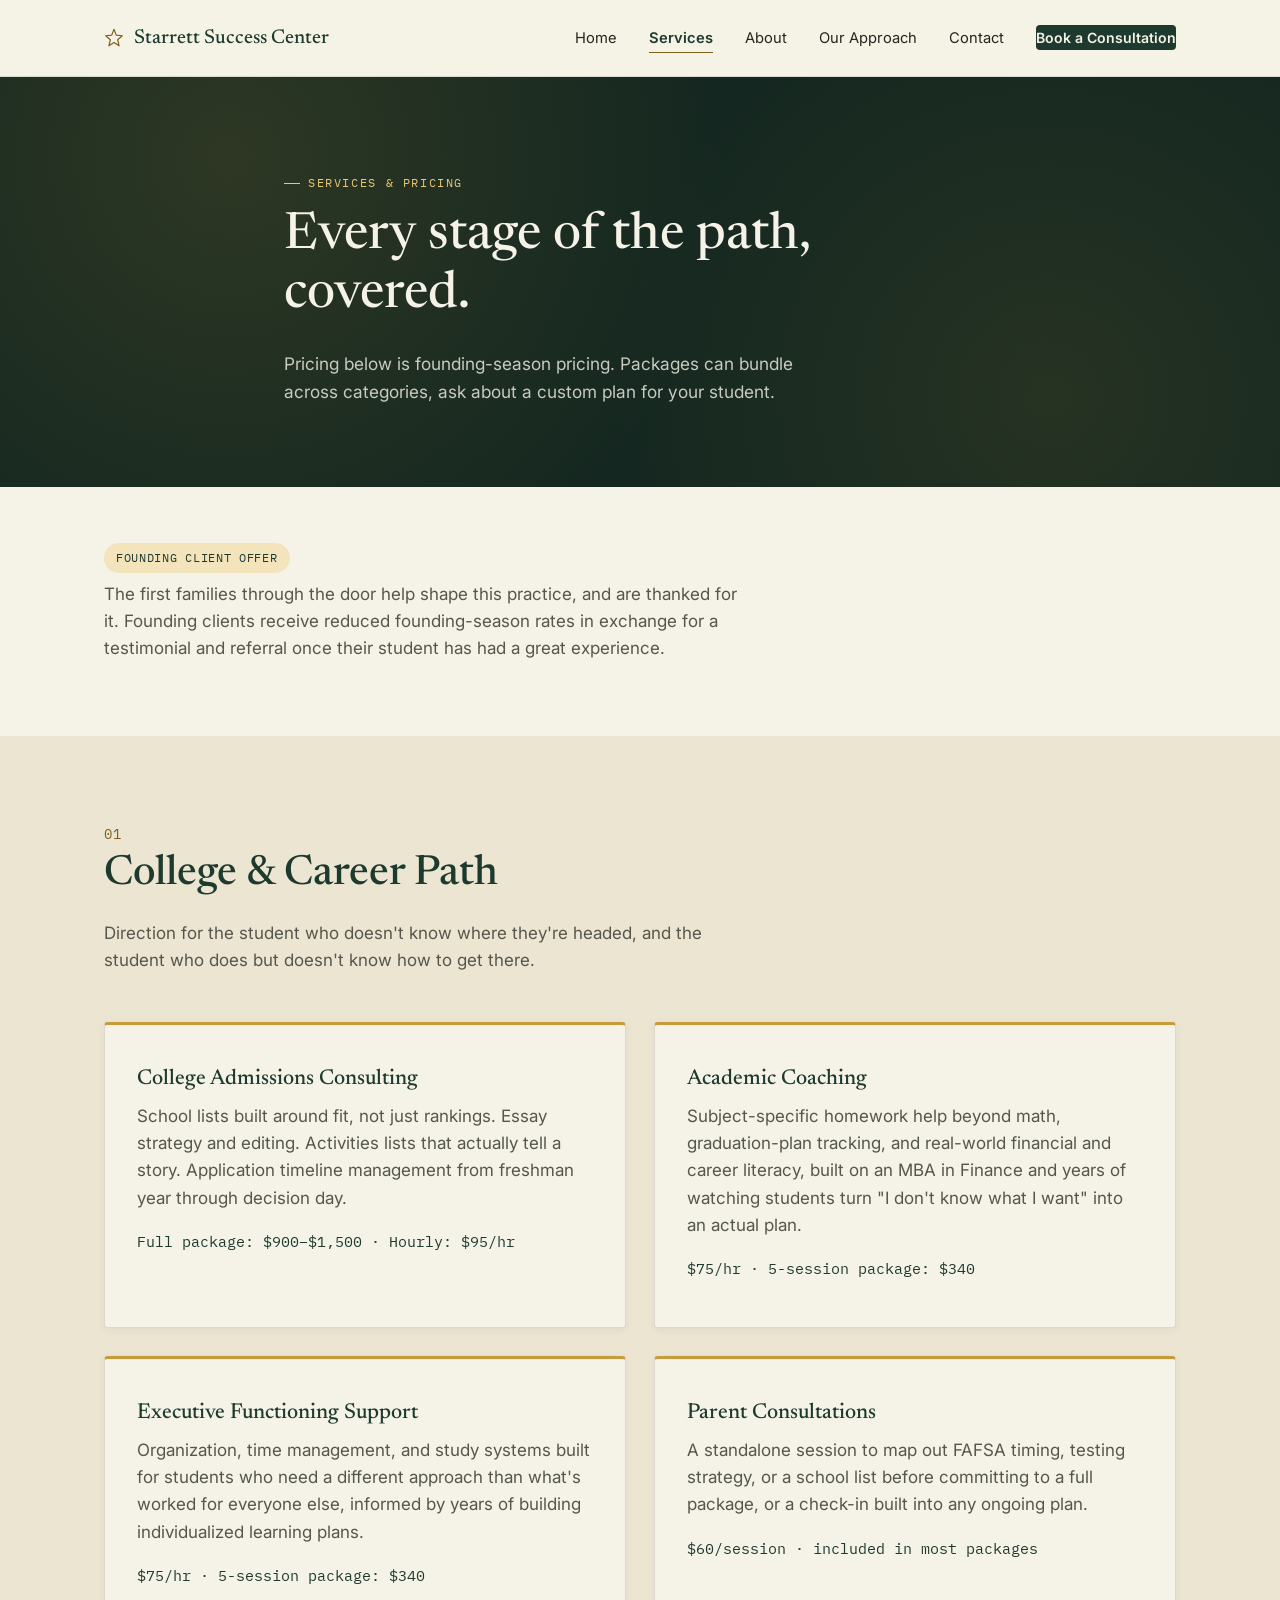
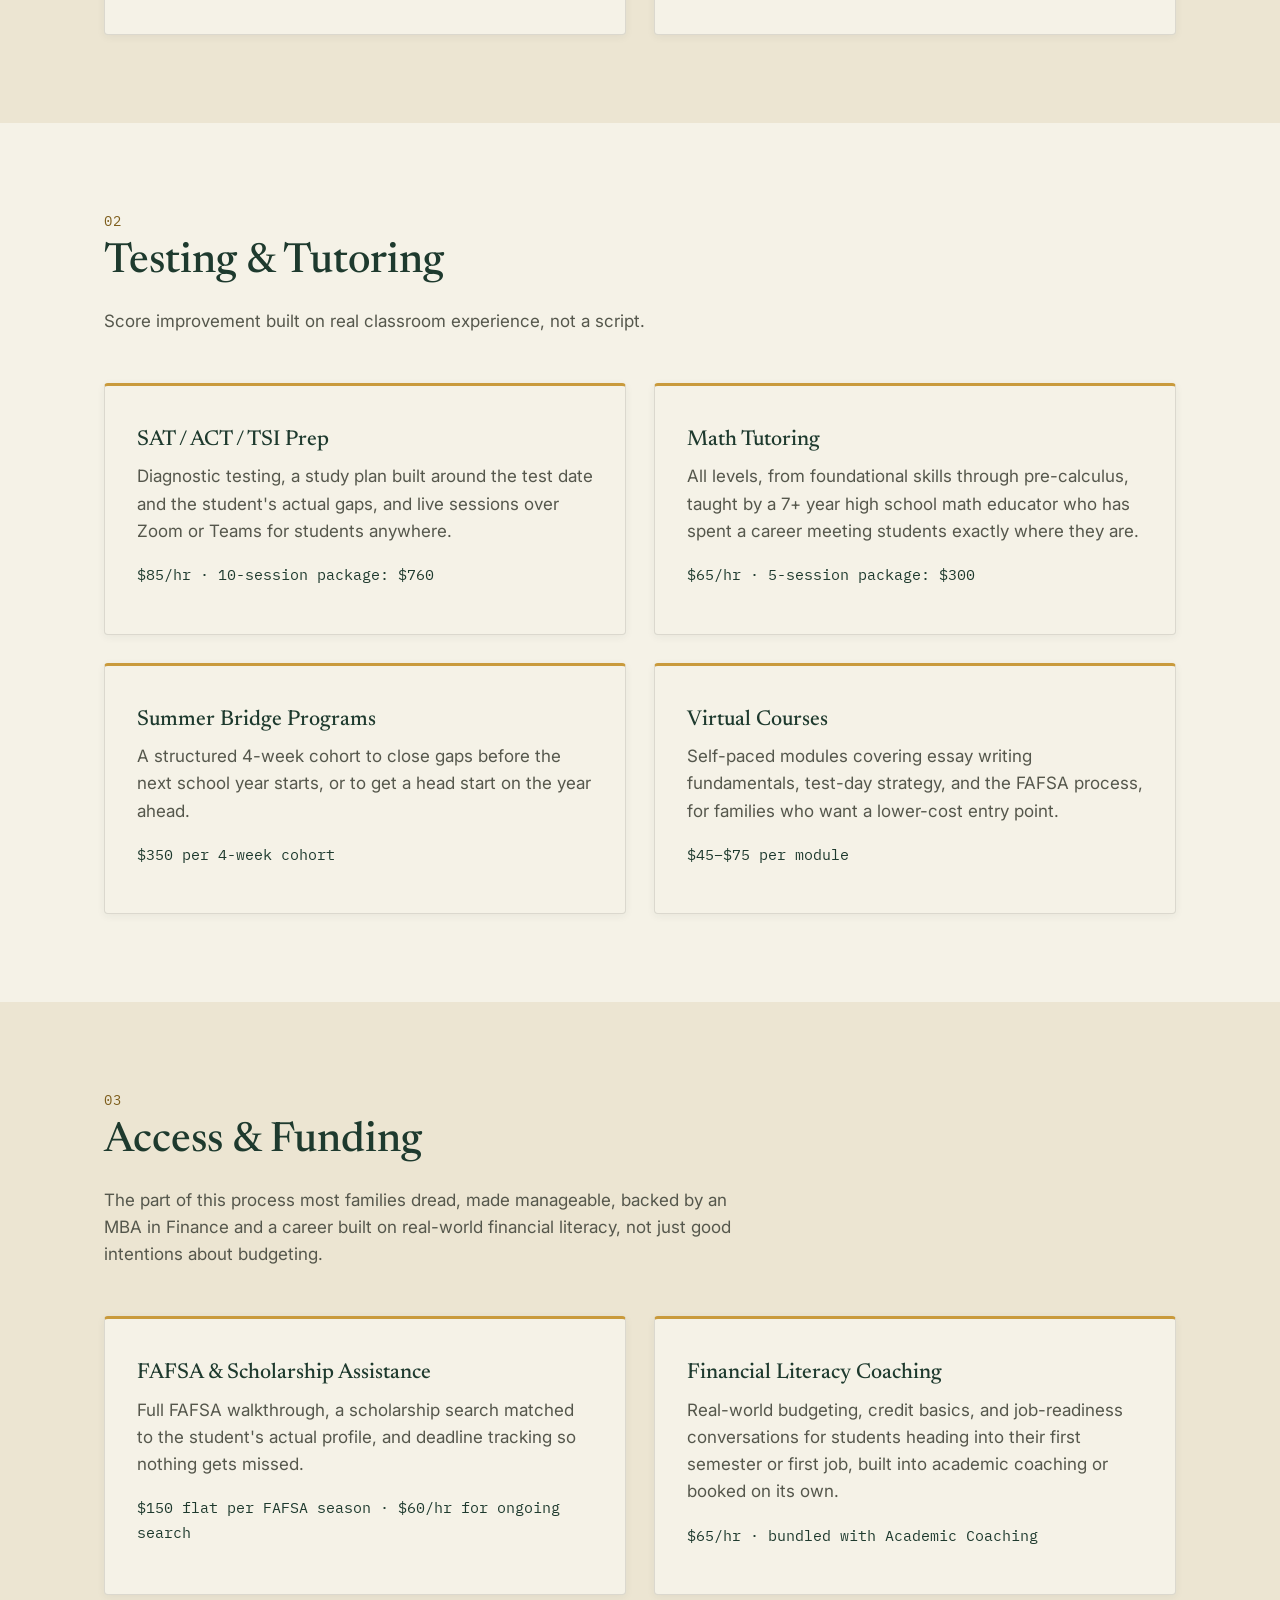
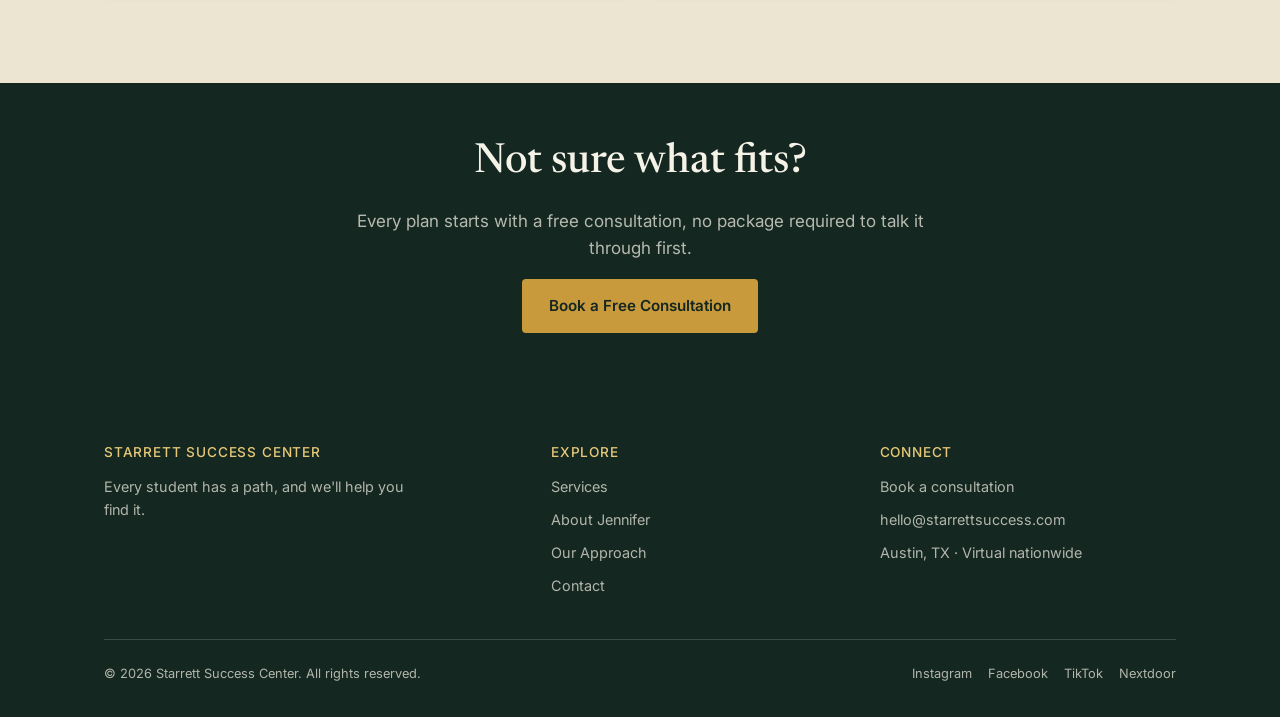
<file: services.html>
<!DOCTYPE html>
<html lang="en">
<head>
<meta charset="UTF-8" />
<meta name="viewport" content="width=device-width, initial-scale=1.0" />
<title>Services &amp; Pricing | Starrett Success Center</title>
<meta name="description" content="College admissions consulting, SAT/ACT/TSI prep, math tutoring, FAFSA and scholarship assistance, academic coaching, executive functioning support, summer bridge programs, parent consultations, and virtual courses." />
<link rel="preconnect" href="https://fonts.googleapis.com">
<link rel="preconnect" href="https://fonts.gstatic.com" crossorigin>
<link href="https://fonts.googleapis.com/css2?family=Newsreader:ital,opsz,wght@0,6..72,400..600;1,6..72,400..600&family=Inter:wght@400;500;600;700&family=IBM+Plex+Mono:wght@400;500&display=swap" rel="stylesheet">
<link rel="icon" type="image/svg+xml" href="data:image/svg+xml,%3Csvg xmlns='http://www.w3.org/2000/svg' viewBox='0 0 24 24'%3E%3Crect width='24' height='24' rx='5' fill='%231E3A2E'/%3E%3Cpath d='M12 2.5L14.4 8.8L21 9.4L15.9 13.8L17.5 20.2L12 16.6L6.5 20.2L8.1 13.8L3 9.4L9.6 8.8L12 2.5Z' fill='none' stroke='%23E7C877' stroke-width='1.6' stroke-linejoin='round'/%3E%3C/svg%3E" />
<link rel="stylesheet" href="css/styles.css" />
</head>
<body>

<nav class="nav">
  <div class="wrap">
    <a href="index.html" class="brand">
      <svg class="brand-star" viewBox="0 0 24 24" fill="none"><path d="M12 1.5L14.7 8.6L22 9.3L16.4 14.1L18.1 21.4L12 17.4L5.9 21.4L7.6 14.1L2 9.3L9.3 8.6L12 1.5Z" stroke="#C99A3C" stroke-width="1.4" stroke-linejoin="round"/></svg>
      Starrett Success Center
    </a>
    <ul class="nav-links">
      <li><a href="index.html">Home</a></li>
      <li><a href="services.html" class="active">Services</a></li>
      <li><a href="about.html">About</a></li>
      <li><a href="approach.html">Our Approach</a></li>
      <li><a href="contact.html">Contact</a></li>
      <li><a href="contact.html#book" class="nav-cta">Book a Consultation</a></li>
    </ul>
    <button class="nav-toggle" aria-label="Toggle menu" aria-expanded="false"><span></span><span></span><span></span></button>
  </div>
</nav>

<header class="hero hero-sub">
  <div class="wrap hero-inner reveal">
    <span class="eyebrow">Services &amp; Pricing</span>
    <h1>Every stage of the path, covered.</h1>
    <p class="sub">Pricing below is founding-season pricing. Packages can bundle across categories, ask about a custom plan for your student.</p>
  </div>
</header>

<section class="section-tight">
  <div class="wrap">
    <span class="pill">Founding Client Offer</span>
    <p style="max-width:640px">The first families through the door help shape this practice, and are thanked for it. Founding clients receive reduced founding-season rates in exchange for a testimonial and referral once their student has had a great experience.</p>
  </div>
</section>

<!-- TIER 1 -->
<section class="alt-bg">
  <div class="wrap">
    <div class="reveal">
      <span class="section-num">01</span>
      <h2>College &amp; Career Path</h2>
      <p class="max-60">Direction for the student who doesn't know where they're headed, and the student who does but doesn't know how to get there.</p>
    </div>
    <div class="grid-2 mt-lg">
      <div class="card tier-card reveal">
        <h3>College Admissions Consulting</h3>
        <p>School lists built around fit, not just rankings. Essay strategy and editing. Activities lists that actually tell a story. Application timeline management from freshman year through decision day.</p>
        <p class="price">Full package: $900&ndash;$1,500 &middot; Hourly: $95/hr</p>
      </div>
      <div class="card tier-card reveal">
        <h3>Academic Coaching</h3>
        <p>Subject-specific homework help beyond math, graduation-plan tracking, and real-world financial and career literacy, built on an MBA in Finance and years of watching students turn "I don't know what I want" into an actual plan.</p>
        <p class="price">$75/hr &middot; 5-session package: $340</p>
      </div>
      <div class="card tier-card reveal">
        <h3>Executive Functioning Support</h3>
        <p>Organization, time management, and study systems built for students who need a different approach than what's worked for everyone else, informed by years of building individualized learning plans.</p>
        <p class="price">$75/hr &middot; 5-session package: $340</p>
      </div>
      <div class="card tier-card reveal">
        <h3>Parent Consultations</h3>
        <p>A standalone session to map out FAFSA timing, testing strategy, or a school list before committing to a full package, or a check-in built into any ongoing plan.</p>
        <p class="price">$60/session &middot; included in most packages</p>
      </div>
    </div>
  </div>
</section>

<!-- TIER 2 -->
<section>
  <div class="wrap">
    <div class="reveal">
      <span class="section-num">02</span>
      <h2>Testing &amp; Tutoring</h2>
      <p class="max-60">Score improvement built on real classroom experience, not a script.</p>
    </div>
    <div class="grid-2 mt-lg">
      <div class="card tier-card reveal">
        <h3>SAT / ACT / TSI Prep</h3>
        <p>Diagnostic testing, a study plan built around the test date and the student's actual gaps, and live sessions over Zoom or Teams for students anywhere.</p>
        <p class="price">$85/hr &middot; 10-session package: $760</p>
      </div>
      <div class="card tier-card reveal">
        <h3>Math Tutoring</h3>
        <p>All levels, from foundational skills through pre-calculus, taught by a 7+ year high school math educator who has spent a career meeting students exactly where they are.</p>
        <p class="price">$65/hr &middot; 5-session package: $300</p>
      </div>
      <div class="card tier-card reveal">
        <h3>Summer Bridge Programs</h3>
        <p>A structured 4-week cohort to close gaps before the next school year starts, or to get a head start on the year ahead.</p>
        <p class="price">$350 per 4-week cohort</p>
      </div>
      <div class="card tier-card reveal">
        <h3>Virtual Courses</h3>
        <p>Self-paced modules covering essay writing fundamentals, test-day strategy, and the FAFSA process, for families who want a lower-cost entry point.</p>
        <p class="price">$45&ndash;$75 per module</p>
      </div>
    </div>
  </div>
</section>

<!-- TIER 3 -->
<section class="alt-bg">
  <div class="wrap">
    <div class="reveal">
      <span class="section-num">03</span>
      <h2>Access &amp; Funding</h2>
      <p class="max-60">The part of this process most families dread, made manageable, backed by an MBA in Finance and a career built on real-world financial literacy, not just good intentions about budgeting.</p>
    </div>
    <div class="grid-2 mt-lg">
      <div class="card tier-card reveal">
        <h3>FAFSA &amp; Scholarship Assistance</h3>
        <p>Full FAFSA walkthrough, a scholarship search matched to the student's actual profile, and deadline tracking so nothing gets missed.</p>
        <p class="price">$150 flat per FAFSA season &middot; $60/hr for ongoing search</p>
      </div>
      <div class="card tier-card reveal">
        <h3>Financial Literacy Coaching</h3>
        <p>Real-world budgeting, credit basics, and job-readiness conversations for students heading into their first semester or first job, built into academic coaching or booked on its own.</p>
        <p class="price">$65/hr &middot; bundled with Academic Coaching</p>
      </div>
    </div>
  </div>
</section>

<section class="on-deep section-tight">
  <div class="wrap center max-60 mx-auto reveal">
    <h2>Not sure what fits?</h2>
    <p>Every plan starts with a free consultation, no package required to talk it through first.</p>
    <a href="contact.html#book" class="btn btn-gold">Book a Free Consultation</a>
  </div>
</section>

<footer>
  <div class="wrap">
    <div class="footer-grid">
      <div>
        <h4>Starrett Success Center</h4>
        <p style="max-width:320px; color:rgba(245,242,231,0.7)">Every student has a path, and we'll help you find it.</p>
      </div>
      <div>
        <h4>Explore</h4>
        <ul>
          <li><a href="services.html">Services</a></li>
          <li><a href="about.html">About Jennifer</a></li>
          <li><a href="approach.html">Our Approach</a></li>
          <li><a href="contact.html">Contact</a></li>
        </ul>
      </div>
      <div>
        <h4>Connect</h4>
        <ul>
          <li><a href="contact.html#book">Book a consultation</a></li>
          <li><a href="mailto:hello@starrettsuccess.com">hello@starrettsuccess.com</a></li>
          <li>Austin, TX &middot; Virtual nationwide</li>
        </ul>
      </div>
    </div>
    <div class="footer-bottom">
      <span>&copy; <span data-year></span> Starrett Success Center. All rights reserved.</span>
      <div class="social-row">
        <a href="#">Instagram</a><a href="#">Facebook</a><a href="#">TikTok</a><a href="#">Nextdoor</a>
      </div>
    </div>
  </div>
</footer>

<script src="js/main.js"></script>
</body>
</html>
</file>
<file: css/styles.css>
/* ============================================
   STARRETT SUCCESS CENTER — Design Tokens
   ============================================ */
:root {
  /* Color */
  --paper: #F5F2E7;
  --paper-deep: #ECE5D2;
  --pine: #1E3A2E;
  --pine-deep: #142720;
  --pine-mid: #2E4E3E;
  --gold: #C99A3C;
  --gold-deep: #7E5E1C;
  --gold-light: #E7C877;
  --gold-pale: #F3E4BC;
  --ink: #24261F;
  --ink-soft: #55574C;
  --line: rgba(36, 38, 31, 0.12);
  --line-on-dark: rgba(245, 242, 231, 0.18);

  /* Type */
  --font-display: "Newsreader", Georgia, serif;
  --font-body: "Inter", -apple-system, BlinkMacSystemFont, sans-serif;
  --font-mono: "IBM Plex Mono", "Courier New", monospace;

  /* Layout */
  --maxw: 1120px;
  --gutter: 24px;
  --radius: 4px;
  --shadow-sm: 0 2px 8px rgba(30, 58, 46, 0.06);
  --shadow-md: 0 12px 28px rgba(20, 39, 32, 0.14);
}

* { box-sizing: border-box; }
html { scroll-behavior: smooth; }

@media (prefers-reduced-motion: reduce) {
  html { scroll-behavior: auto; }
  * { animation-duration: 0.01ms !important; animation-iteration-count: 1 !important; transition-duration: 0.01ms !important; }
}

body {
  margin: 0;
  background: var(--paper);
  color: var(--ink);
  font-family: var(--font-body);
  font-size: 17px;
  line-height: 1.6;
  -webkit-font-smoothing: antialiased;
}

img { max-width: 100%; display: block; }
a { color: inherit; }

h1, h2, h3, h4 {
  font-family: var(--font-display);
  font-weight: 500;
  line-height: 1.15;
  margin: 0 0 0.5em;
  color: var(--pine);
}

h1 { font-size: clamp(2.4rem, 5vw, 4rem); font-weight: 460; }
h2 { font-size: clamp(1.9rem, 3.4vw, 2.6rem); }
h3 { font-size: 1.35rem; }

p { margin: 0 0 1em; color: var(--ink-soft); }

.italic { font-style: italic; }

.eyebrow {
  font-family: var(--font-mono);
  font-size: 0.72rem;
  letter-spacing: 0.14em;
  text-transform: uppercase;
  color: var(--gold-deep);
  display: inline-flex;
  align-items: center;
  gap: 8px;
  margin-bottom: 14px;
}
.eyebrow::before {
  content: "";
  width: 16px;
  height: 1px;
  background: currentColor;
  display: inline-block;
}
.hero .eyebrow, .on-deep .eyebrow, .on-dark .eyebrow {
  color: var(--gold-light);
}

.wrap {
  max-width: var(--maxw);
  margin: 0 auto;
  padding: 0 var(--gutter);
}

section { position: relative; padding: 88px 0; }
.section-tight { padding: 56px 0; }
.on-dark { background: var(--pine); color: var(--paper); }
.on-dark p { color: rgba(245,242,231,0.78); }
.on-dark h1, .on-dark h2, .on-dark h3 { color: var(--paper); }
.on-deep { background: var(--pine-deep); color: var(--paper); }
.on-deep p { color: rgba(245,242,231,0.72); }
.on-deep h1, .on-deep h2, .on-deep h3 { color: var(--paper); }
.alt-bg { background: var(--paper-deep); }

/* ============================================
   NAV
   ============================================ */
.nav {
  position: sticky;
  top: 0;
  z-index: 100;
  background: rgba(245, 242, 231, 0.92);
  backdrop-filter: blur(8px);
  border-bottom: 1px solid var(--line);
}
.nav .wrap {
  display: flex;
  align-items: center;
  justify-content: space-between;
  height: 76px;
}
.brand {
  display: flex;
  align-items: center;
  gap: 10px;
  text-decoration: none;
  font-family: var(--font-display);
  font-size: 1.25rem;
  font-weight: 500;
  color: var(--pine);
  white-space: nowrap;
}
.brand-star { width: 20px; height: 20px; flex-shrink: 0; }
.nav-links {
  display: flex;
  align-items: center;
  gap: 32px;
  list-style: none;
  margin: 0;
  padding: 0;
}
.nav-links a {
  text-decoration: none;
  font-size: 0.92rem;
  color: var(--ink);
  position: relative;
  padding: 4px 0;
}
.nav-links a::after {
  content: "";
  position: absolute;
  left: 0; bottom: -2px;
  width: 0; height: 1px;
  background: var(--gold-deep);
  transition: width 0.25s ease;
}
.nav-links a:hover::after, .nav-links a.active::after { width: 100%; }
.nav-links a.active { color: var(--pine); font-weight: 600; }
.nav-cta {
  background: var(--pine);
  color: var(--paper) !important;
  padding: 10px 20px;
  border-radius: var(--radius);
  font-weight: 600;
  font-size: 0.88rem !important;
}
.nav-cta::after { display: none; }
.nav-cta:hover { background: var(--pine-mid); }

.nav-toggle {
  display: none;
  background: none;
  border: none;
  cursor: pointer;
  padding: 8px;
}
.nav-toggle span {
  display: block;
  width: 22px;
  height: 2px;
  background: var(--pine);
  margin: 4px 0;
}

@media (max-width: 860px) {
  .nav-links {
    position: fixed;
    top: 76px; left: 0; right: 0;
    background: var(--paper);
    flex-direction: column;
    align-items: flex-start;
    gap: 0;
    border-top: 1px solid var(--line);
    max-height: 0;
    overflow: hidden;
    transition: max-height 0.3s ease;
  }
  .nav-links.open { max-height: 400px; }
  .nav-links li { width: 100%; }
  .nav-links a { display: block; padding: 16px var(--gutter); width: 100%; }
  .nav-links a::after { display: none; }
  .nav-toggle { display: block; }
}

/* ============================================
   SIGNATURE: TRAIL + STAR WAYPOINTS
   ============================================ */
.trail-rail {
  position: absolute;
  left: 50%;
  top: 0;
  bottom: 0;
  width: 2px;
  transform: translateX(-50%);
  z-index: 0;
  pointer-events: none;
}
.trail-rail svg { position: sticky; top: 0; }

.waypoint {
  display: inline-flex;
  align-items: center;
  justify-content: center;
  width: 34px; height: 34px;
  flex-shrink: 0;
}
.waypoint svg { width: 100%; height: 100%; }
.brand-star path { stroke: var(--gold-deep); }
.waypoint svg path { stroke: var(--gold-deep); }
.on-deep .waypoint svg path, .on-dark .waypoint svg path {
  stroke: var(--gold-light);
}

/* ============================================
   HERO
   ============================================ */
.hero {
  background: var(--pine-deep);
  color: var(--paper);
  padding: 120px 0 100px;
  position: relative;
  overflow: hidden;
}
.hero-sub { padding: 88px 0 64px; }
.hero-sub h1 { font-size: clamp(2.1rem, 4.2vw, 3.2rem); }
@media (max-width: 640px) {
  .hero { padding: 84px 0 56px; }
  .hero-sub { padding: 64px 0 48px; }
}
.hero::before {
  content: "";
  position: absolute;
  inset: 0;
  background-image: radial-gradient(circle at 18% 20%, rgba(201,154,60,0.14), transparent 45%),
                     radial-gradient(circle at 82% 78%, rgba(201,154,60,0.10), transparent 40%);
  pointer-events: none;
}
.hero-inner { position: relative; z-index: 1; max-width: 760px; }
.hero h1 { color: var(--paper); }
.hero .lede {
  font-family: var(--font-display);
  font-style: italic;
  font-size: 1.35rem;
  color: var(--gold-light);
  margin-bottom: 28px;
}
.hero .sub { font-size: 1.08rem; max-width: 560px; color: rgba(245,242,231,0.8); }
.hero-actions { display: flex; gap: 16px; margin-top: 36px; flex-wrap: wrap; }

.btn {
  display: inline-flex;
  align-items: center;
  gap: 8px;
  padding: 14px 26px;
  border-radius: var(--radius);
  font-weight: 600;
  font-size: 0.95rem;
  text-decoration: none;
  border: 1px solid transparent;
  cursor: pointer;
  transition: all 0.2s ease;
}
.btn-gold { background: var(--gold); color: var(--pine-deep); }
.btn-gold:hover { background: var(--gold-light); transform: translateY(-2px); box-shadow: var(--shadow-sm); }
.btn-outline { border-color: var(--line-on-dark); color: var(--paper); }
.btn-outline:hover { border-color: var(--gold-light); color: var(--gold-light); transform: translateY(-2px); }
.btn-outline-dark { border-color: var(--line); color: var(--pine); }
.btn-outline-dark:hover { border-color: var(--pine); transform: translateY(-2px); }

/* ============================================
   TRUST BAR
   ============================================ */
.trust-bar {
  background: var(--paper-deep);
  border-bottom: 1px solid var(--line);
  padding: 28px 0;
}
.trust-grid {
  display: flex;
  flex-wrap: wrap;
  gap: 28px 40px;
  justify-content: space-between;
  align-items: center;
}
.trust-item {
  font-family: var(--font-mono);
  font-size: 0.82rem;
  color: var(--pine);
  display: flex;
  align-items: baseline;
  gap: 8px;
}
.trust-item strong { font-size: 1rem; color: var(--pine); }

/* ============================================
   CARDS / GRIDS
   ============================================ */
.grid-3 { display: grid; grid-template-columns: repeat(3, 1fr); gap: 28px; }
.grid-2 { display: grid; grid-template-columns: repeat(2, 1fr); gap: 28px; }
@media (max-width: 980px) {
  .grid-3 { grid-template-columns: repeat(2, 1fr); }
}
@media (max-width: 860px) {
  .grid-2 { grid-template-columns: 1fr; }
}
@media (max-width: 640px) {
  .grid-3 { grid-template-columns: 1fr; }
}

.card {
  background: var(--paper);
  border: 1px solid var(--line);
  border-radius: var(--radius);
  padding: 32px;
  position: relative;
  box-shadow: var(--shadow-sm);
  transition: transform 0.2s ease, box-shadow 0.2s ease, border-color 0.2s ease;
}
.card:hover {
  transform: translateY(-3px);
  box-shadow: var(--shadow-md);
  border-color: var(--gold-deep);
}
.card .num {
  font-family: var(--font-mono);
  font-size: 0.75rem;
  color: var(--gold-deep);
  letter-spacing: 0.08em;
}
.card h3 { margin-top: 10px; }
.card ul { padding-left: 18px; margin: 12px 0 0; color: var(--ink-soft); font-size: 0.95rem; }
.card li { margin-bottom: 6px; }

.section-num {
  display: block;
  font-family: var(--font-mono);
  font-size: 0.85rem;
  letter-spacing: 0.1em;
  color: var(--gold-deep);
  margin-bottom: 6px;
}
.price {
  font-family: var(--font-mono);
  color: var(--pine);
  font-size: 0.95rem;
}

.tier-card { border-top: 3px solid var(--gold); }

.value-strip {
  display: grid;
  grid-template-columns: repeat(4, 1fr);
  gap: 24px;
}
@media (max-width: 860px) { .value-strip { grid-template-columns: repeat(2, 1fr); } }
@media (max-width: 560px) { .value-strip { grid-template-columns: 1fr; } }
.value-item { text-align: left; }
.value-item .waypoint { margin-bottom: 14px; }
.value-item h4 { color: var(--paper); font-family: var(--font-body); font-weight: 700; font-size: 0.95rem; text-transform: uppercase; letter-spacing: 0.04em; margin-bottom: 8px;}
.value-item p { font-size: 0.92rem; }

/* ============================================
   TIMELINE / STORY (About page)
   ============================================ */
.story-block {
  display: grid;
  grid-template-columns: 90px 1fr;
  gap: 28px;
  padding: 36px 0;
  border-top: 1px solid var(--line);
}
.story-block:first-of-type { border-top: none; }
.story-marker { display: flex; flex-direction: column; align-items: center; }
.story-marker .waypoint { margin-bottom: 8px; }
.story-name {
  font-family: var(--font-mono);
  font-size: 0.72rem;
  letter-spacing: 0.05em;
  text-transform: uppercase;
  color: var(--gold-deep);
  writing-mode: vertical-rl;
}
@media (max-width: 640px) {
  .story-block { grid-template-columns: 50px 1fr; }
  .story-name { display: none; }
}

/* ============================================
   FOOTER
   ============================================ */
footer {
  background: var(--pine-deep);
  color: rgba(245,242,231,0.7);
  padding: 56px 0 32px;
  font-size: 0.9rem;
}
.footer-grid {
  display: grid;
  grid-template-columns: 1.4fr 1fr 1fr;
  gap: 32px;
  padding-bottom: 32px;
  border-bottom: 1px solid var(--line-on-dark);
}
@media (max-width: 700px) { .footer-grid { grid-template-columns: 1fr; } }
footer h4 { color: var(--gold-light); font-family: var(--font-body); font-size: 0.85rem; text-transform: uppercase; letter-spacing: 0.06em; margin-bottom: 14px; }
footer ul { list-style: none; padding: 0; margin: 0; }
footer li { margin-bottom: 10px; }
footer a { text-decoration: none; color: inherit; }
footer a:hover { color: var(--gold-light); }
.footer-bottom { padding-top: 24px; display: flex; justify-content: space-between; flex-wrap: wrap; gap: 12px; font-size: 0.8rem; }
.social-row { display: flex; gap: 16px; }

/* ============================================
   FORMS
   ============================================ */
.form-field { margin-bottom: 20px; }
.form-field label {
  display: block;
  font-family: var(--font-mono);
  font-size: 0.75rem;
  letter-spacing: 0.06em;
  text-transform: uppercase;
  color: var(--pine);
  margin-bottom: 8px;
}
.form-field input, .form-field select, .form-field textarea {
  width: 100%;
  padding: 13px 14px;
  border: 1px solid var(--line);
  border-radius: var(--radius);
  background: var(--paper);
  font-family: var(--font-body);
  font-size: 1rem;
  color: var(--ink);
}
.form-field textarea { resize: vertical; min-height: 120px; }
.form-field input:focus, .form-field select:focus, .form-field textarea:focus {
  outline: 2px solid var(--gold-deep);
  outline-offset: 1px;
}

/* Visible keyboard focus everywhere */
a:focus-visible, button:focus-visible {
  outline: 2px solid var(--gold-deep);
  outline-offset: 2px;
}
.hero a:focus-visible, .hero button:focus-visible,
.on-deep a:focus-visible, .on-deep button:focus-visible,
.on-dark a:focus-visible, .on-dark button:focus-visible,
footer a:focus-visible, footer button:focus-visible {
  outline-color: var(--gold-light);
}

/* ============================================
   MISC
   ============================================ */
.center { text-align: center; }
.max-60 { max-width: 640px; }
.mx-auto { margin-left: auto; margin-right: auto; }
.mt-lg { margin-top: 48px; }
.pill {
  display: inline-block;
  font-family: var(--font-mono);
  font-size: 0.72rem;
  letter-spacing: 0.06em;
  text-transform: uppercase;
  background: var(--gold-pale);
  color: var(--pine);
  padding: 6px 12px;
  border-radius: 999px;
  margin-bottom: 8px;
}
.divider { height: 1px; background: var(--line); border: none; margin: 0; }
.divider-dark { background: var(--line-on-dark); }

.reveal { opacity: 0; transform: translateY(14px); transition: opacity 0.6s ease, transform 0.6s ease; }
.reveal.in { opacity: 1; transform: translateY(0); }
</file>
